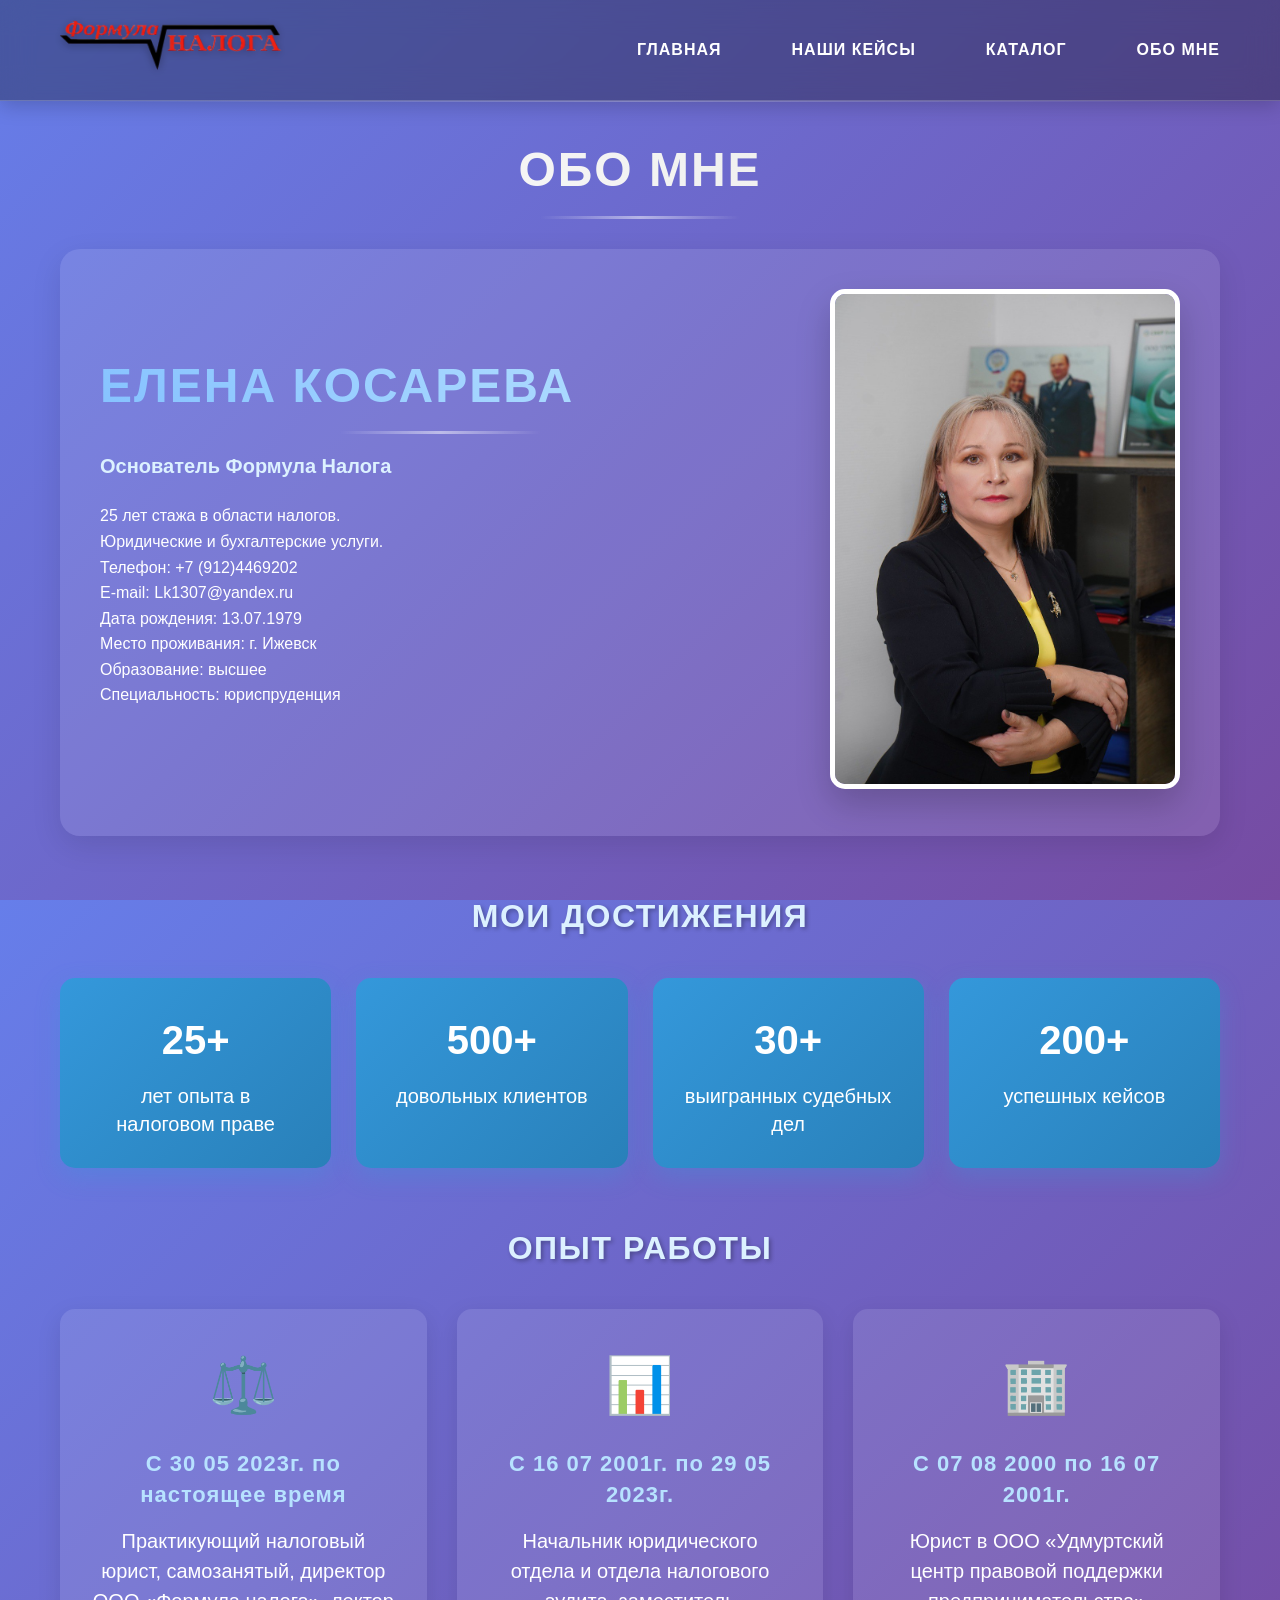
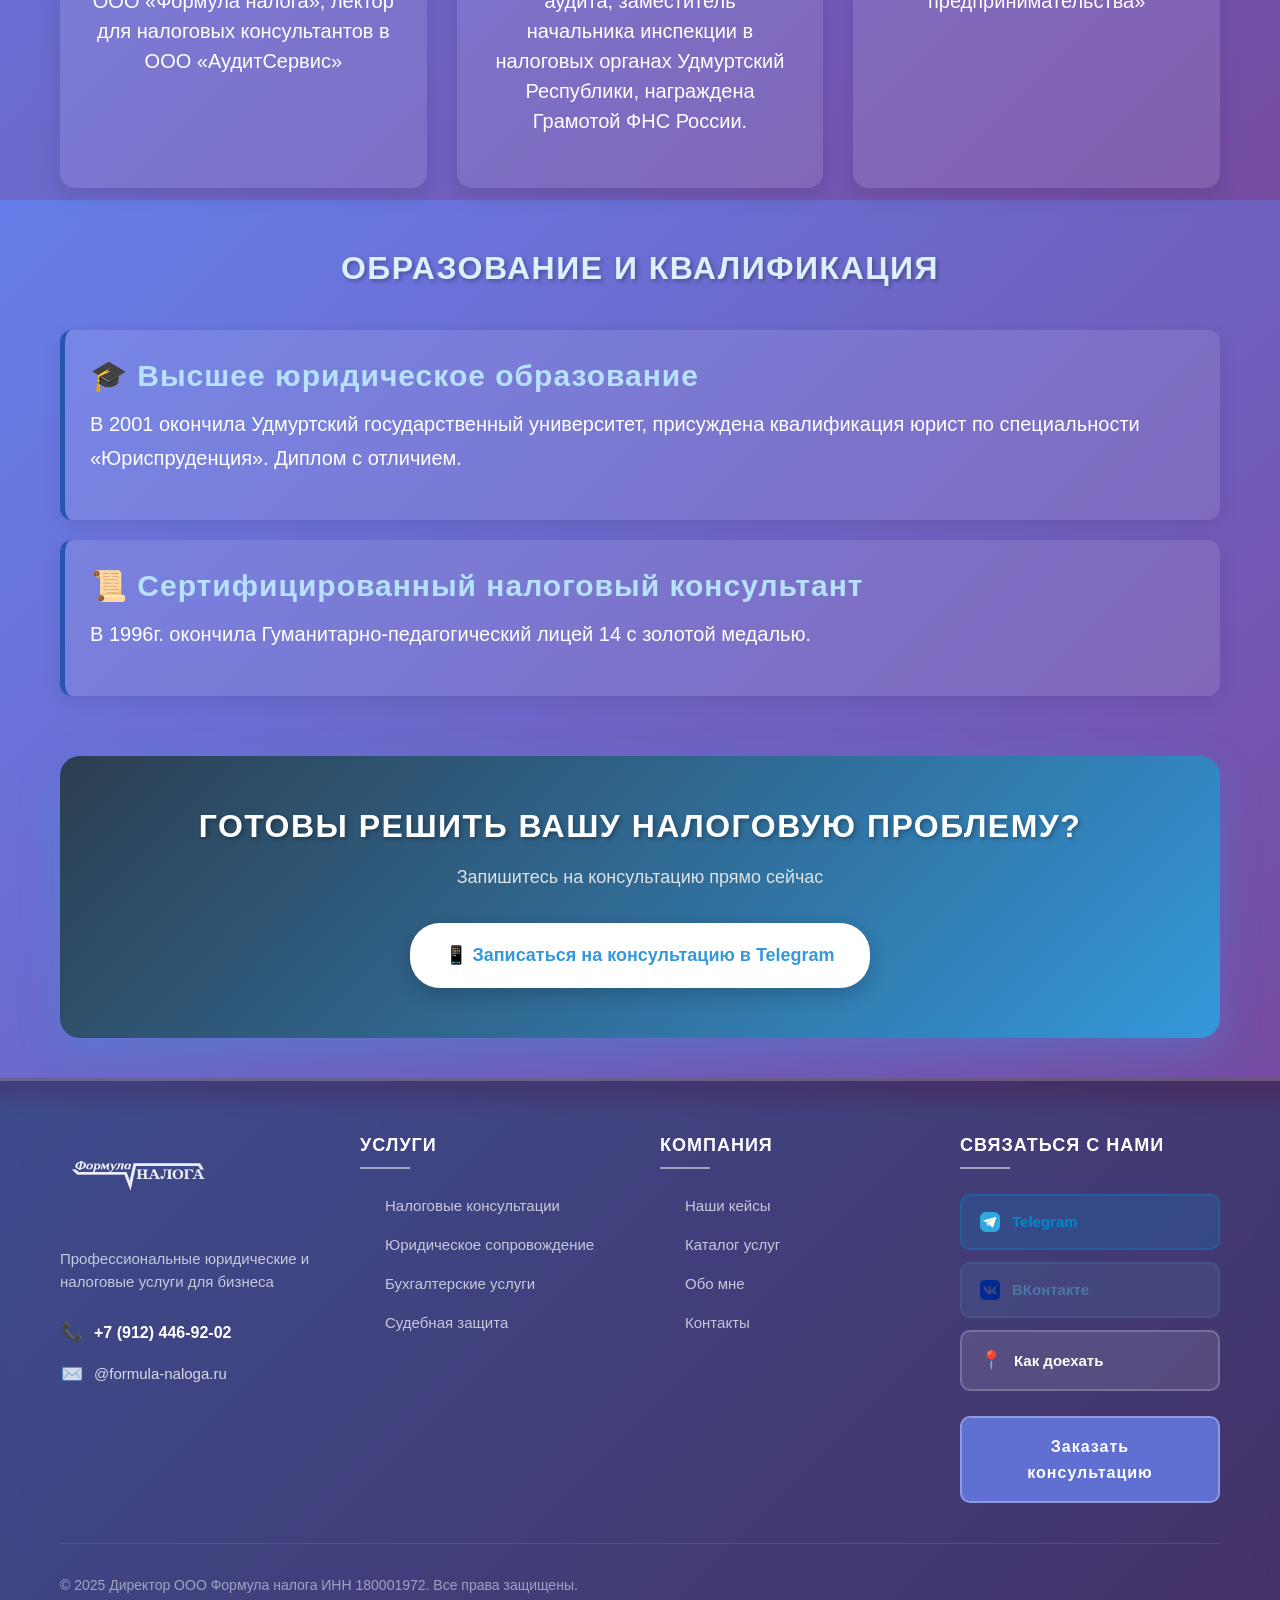
<file: about.html>
<!DOCTYPE html>
<html lang="ru">
<head>
    <meta charset="UTF-8">
    <meta name="viewport" content="width=device-width, initial-scale=1.0">
    <title>Формула налога - Обо мне</title>
    <meta name="description" content="Информация об основателе компании Формула налога">
    <link rel="stylesheet" href="global.css">
</head>
<body>
    <header>
        <nav>
            <div class="logo-container">
                <a href="index.html">
                    <img src="logo.png" alt="Формула налога" width="250" height="150" class="logo">
                </a>
            </div>
            
            <button class="burger-menu" aria-label="Меню">
                <span class="burger-line"></span>
                <span class="burger-line"></span>
                <span class="burger-line"></span>   
            </button>
            
            <div class="nav-links">
                <a href="index.html" class="TextNav">Главная</a>
                <a href="case.html" class="TextNav">Наши кейсы</a>
                <a href="catalog.html" class="TextNav">Каталог</a>
                <a href="about.html" class="TextNav">Обо мне</a>
            </div>
        </nav>
        
        <div class="mobile-menu">
            <div class="mobile-nav-links">
                <a href="index.html" class="TextNav">
                    <span class="nav-icon">🏠</span>
                    Главная
                </a>
                <a href="case.html" class="TextNav">
                    <span class="nav-icon">📁</span>
                    Наши кейсы
                </a>
                <a href="catalog.html" class="TextNav">
                    <span class="nav-icon">📋</span>
                    Каталог
                </a>
                <a href="about.html" class="TextNav">
                    <span class="nav-icon">👤</span>
                    Обо мне
                </a>
                
                <div class="mobile-contact-info">
                    <a href="tel:+79124469202" class="mobile-phone">
                        <span class="phone-icon">📞</span>
                        +7 (912) 446-92-02
                    </a>
                    <div class="mobile-social">
                        <a href="https://t.me/KosarevaKEA" class="mobile-social-btn">
                            <img src="tg.png" alt="Telegram" width="24" height="24">
                            <span>Telegram</span>
                        </a>
                        <a href="https://vk.com/elenaakosareva" class="mobile-social-btn">
                            <img src="vk.png" alt="ВКонтакте" width="24" height="24">
                            <span>ВКонтакте</span>
                        </a>
                    </div>
                </div>
            </div>
        </div>
        
        <div class="menu-overlay"></div>
    </header>

    <main class="about-main">
        <h1><b>Обо мне</b></h1>
        
        <div class="about-hero">
            <div class="about-hero-content">
                <h1>Елена Косарева</h1>
                <p class="about-hero-subtitle">Основатель Формула Налога</p>
                <p class="about-hero-description">
                    25 лет стажа в области налогов. <br>
                    Юридические и бухгалтерские услуги.<br>
                    Телефон: +7 (912)4469202<br>
                    E-mail: Lk1307@yandex.ru <br>
                    Дата рождения: 13.07.1979<br>
                    Место проживания: г. Ижевск<br>
                    Образование: высшее <br>
                    Специальность: юриспруденция
                </p>
            </div>
            <div class="about-hero-image">
                <img src="elena.jpg" alt="Елена Косарева" width="350" height="500" class="about-profile-photo">
            </div>
        </div>

        <div class="about-achievements-section">
            <h2>Мои достижения</h2>
            <div class="about-achievements-grid">
                <div class="about-achievement-card">
                    <div class="about-achievement-number">25+</div>
                    <div class="about-achievement-text">лет опыта в налоговом праве</div>
                </div>
                <div class="about-achievement-card">
                    <div class="about-achievement-number">500+</div>
                    <div class="about-achievement-text">довольных клиентов</div>
                </div>
                <div class="about-achievement-card">
                    <div class="about-achievement-number">30+</div>
                    <div class="about-achievement-text">выигранных судебных дел</div>
                </div>
                <div class="about-achievement-card">
                    <div class="about-achievement-number">200+</div>
                    <div class="about-achievement-text">успешных кейсов</div>
                </div>
            </div>
        </div>

        <div class="about-services-section">
            <h2>Опыт работы</h2>
            <div class="about-services-grid">
                <div class="about-service-card">
                    <div class="about-service-icon">⚖️</div>
                    <h3>С 30 05 2023г. по настоящее время</h3>
                    <p>Практикующий налоговый юрист, самозанятый, директор ООО «Формула налога», лектор для налоговых консультантов в ООО «АудитСервис»</p>
                </div>
                <div class="about-service-card">
                    <div class="about-service-icon">📊</div>
                    <h3>С 16 07 2001г. по 29 05 2023г.</h3>
                    <p>Начальник юридического отдела и отдела налогового аудита, заместитель начальника инспекции в налоговых органах Удмуртский Республики, награждена Грамотой ФНС России.</p>
                </div>
                <div class="about-service-card">
                    <div class="about-service-icon">🏢</div>
                    <h3>С 07 08 2000 по 16 07 2001г.</h3>
                    <p>Юрист в ООО «Удмуртский центр правовой поддержки предпринимательства»</p>
                </div>
            </div>
        </div>

        <div class="about-education-section">
            <h2>Образование и квалификация</h2>
            <div class="about-education-list">
                <div class="about-education-item">
                    <h3>🎓 Высшее юридическое образование</h3>
                    <p>В 2001 окончила Удмуртский государственный университет, присуждена квалификация юрист по специальности «Юриспруденция». Диплом с отличием.</p>
                </div>
                <div class="about-education-item">
                    <h3>📜 Сертифицированный налоговый консультант</h3>
                    <p>В 1996г. окончила Гуманитарно-педагогический лицей 14 с золотой медалью.</p>
                </div>
            </div>
        </div>

        <div class="about-cta-section">
            <div class="about-cta-content">
                <h2>Готовы решить вашу налоговую проблему?</h2>
                <p>Запишитесь на консультацию прямо сейчас</p>
                <a href="https://t.me/KosarevaKEA" class="about-cta-button" target="_blank" rel="noopener noreferrer">
                    📱 Записаться на консультацию в Telegram
                </a>
            </div>
        </div>
    </main>

    <footer class="footer">
        <div class="footer-container">
            <div class="footer-content">
                <div class="footer-section">
                    <div class="footer-logo">
                        <img src="logo.png" alt="Формула налога" width="150" height="90">
                    </div>
                    <p class="footer-tagline">
                        Профессиональные юридические и налоговые услуги для бизнеса
                    </p>
                    <div class="footer-contact">
                        <a href="tel:+79124469202" class="footer-phone">
                            <span class="footer-contact-icon">📞</span>
                            +7 (912) 446-92-02
                        </a>
                        <p class="footer-email">
                            <span class="footer-contact-icon">✉️</span>
                            @formula-naloga.ru
                        </p>
                    </div>
                </div>
                
                <div class="footer-section">
                    <h4>Услуги</h4>
                    <ul class="footer-links">
                        <li><a href="catalog.html">Налоговые консультации</a></li>
                        <li><a href="catalog.html">Юридическое сопровождение</a></li>
                        <li><a href="catalog.html">Бухгалтерские услуги</a></li>
                        <li><a href="catalog.html">Судебная защита</a></li>
                    </ul>
                </div>
                
                <div class="footer-section">
                    <h4>Компания</h4>
                    <ul class="footer-links">
                        <li><a href="case.html">Наши кейсы</a></li>
                        <li><a href="catalog.html">Каталог услуг</a></li>
                        <li><a href="about.html">Обо мне</a></li>
                        <li><a href="https://yandex.ru/maps/44/izhevsk/?ll=53.223893%2C56.835490&mode=routes&rtext=~56.835490%2C53.223893&rtt=auto&ruri=~&z=17">Контакты</a></li>
                    </ul>
                </div>
                
                <div class="footer-section">
                    <h4>Связаться с нами</h4>
                    <div class="footer-social">
                        <a href="https://t.me/kosarevaelenaa" class="footer-social-btn telegram" target="_blank" rel="noopener noreferrer">
                            <img src="tg.png" alt="Telegram" width="20" height="20">
                            <span>Telegram</span>
                        </a>
                        <a href="https://vk.com/elenaakosareva" class="footer-social-btn vk" target="_blank" rel="noopener noreferrer">
                            <img src="vk.png" alt="ВКонтакте" width="20" height="20">
                            <span>ВКонтакте</span>
                        </a>
                        <a href="https://yandex.ru/maps/44/izhevsk/?ll=53.223893%2C56.835490&mode=routes&rtext=~56.835490%2C53.223893&rtt=auto&ruri=~&z=17" 
                           class="footer-social-btn location" target="_blank" rel="noopener noreferrer">
                            <span class="footer-location-icon">📍</span>
                            <span>Как доехать</span>
                        </a>
                    </div>
                    <div class="footer-cta">
                        <a href="https://t.me/KosarevaKEA" class="footer-order-btn" target="_blank" rel="noopener noreferrer">
                            Заказать консультацию
                        </a>
                    </div>
                </div>
            </div>
            
            <div class="footer-bottom">
                <div class="footer-copyright">
                    <p>© 2025 Директор ООО Формула налога ИНН 180001972. Все права защищены.</p>
                </div>
            </div>
        </div>
    </footer>

    <script src="index.js"></script>
</body>

</html>
</file>
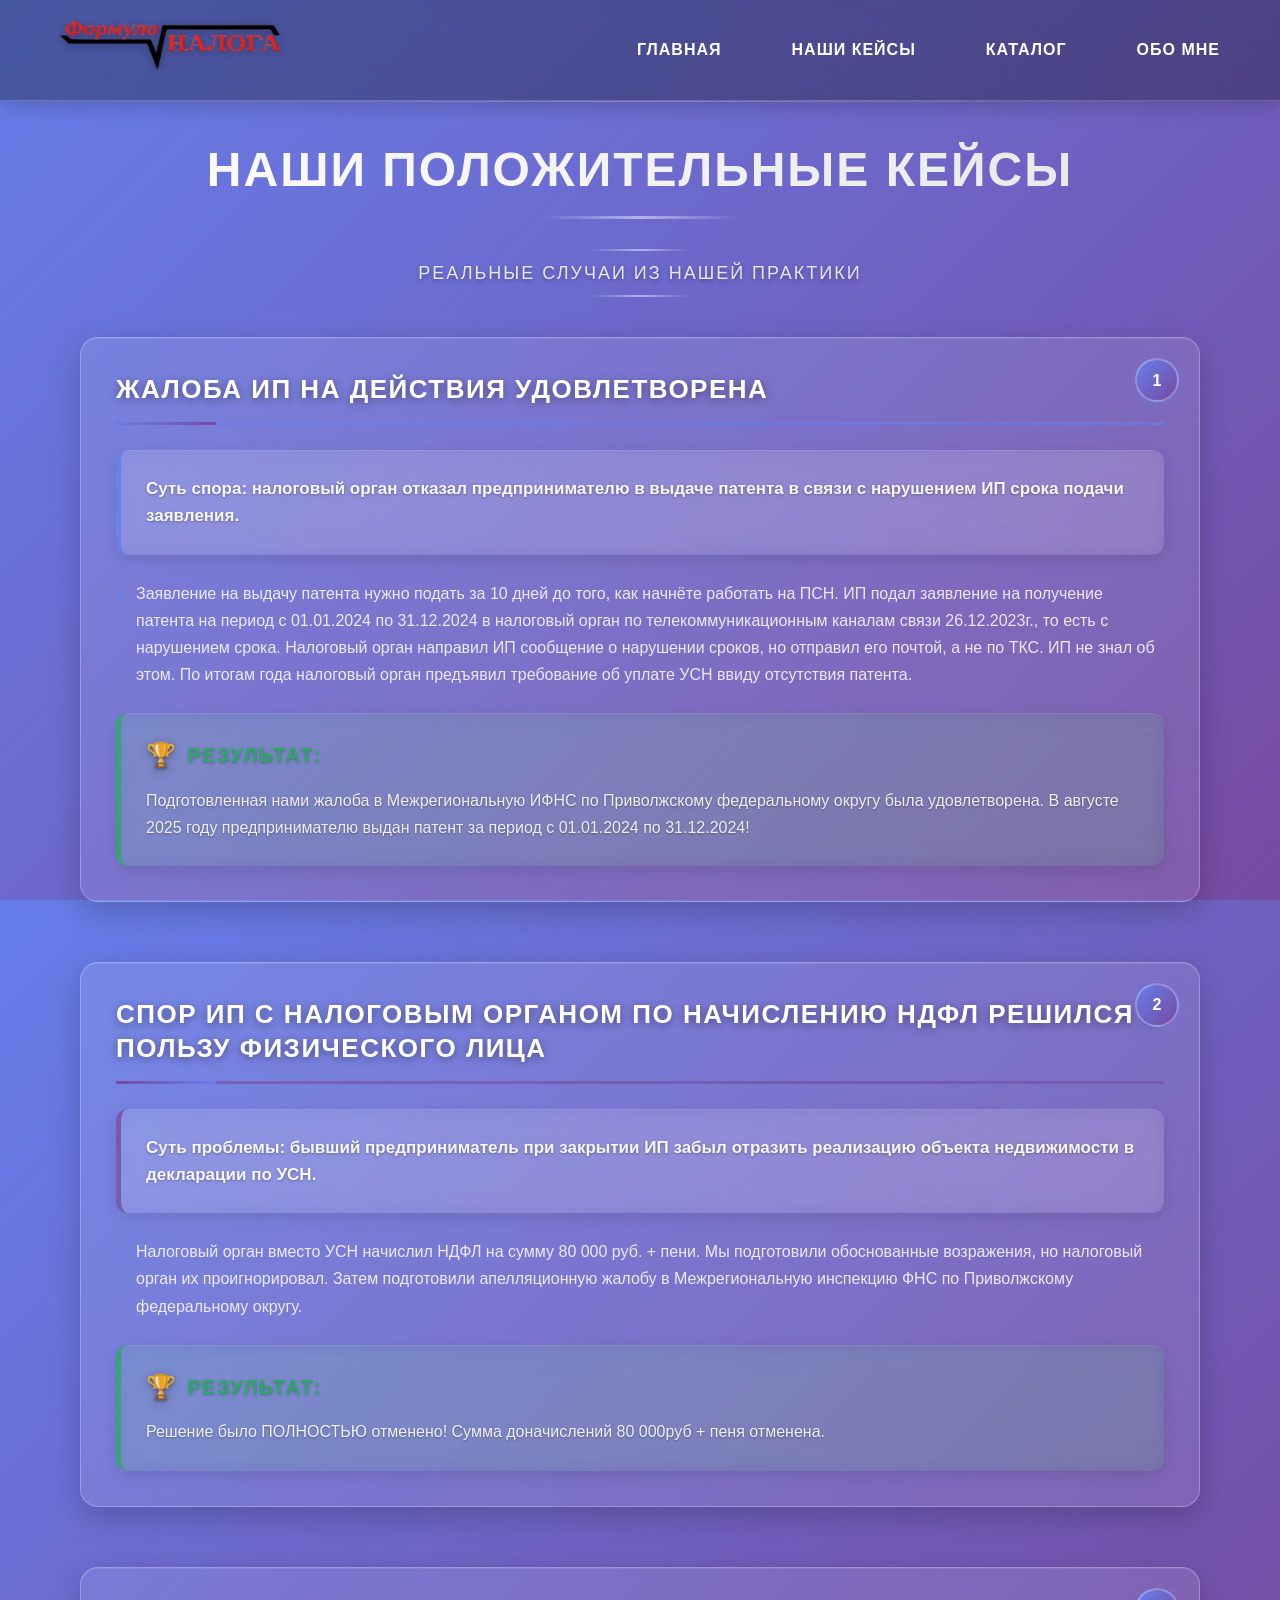
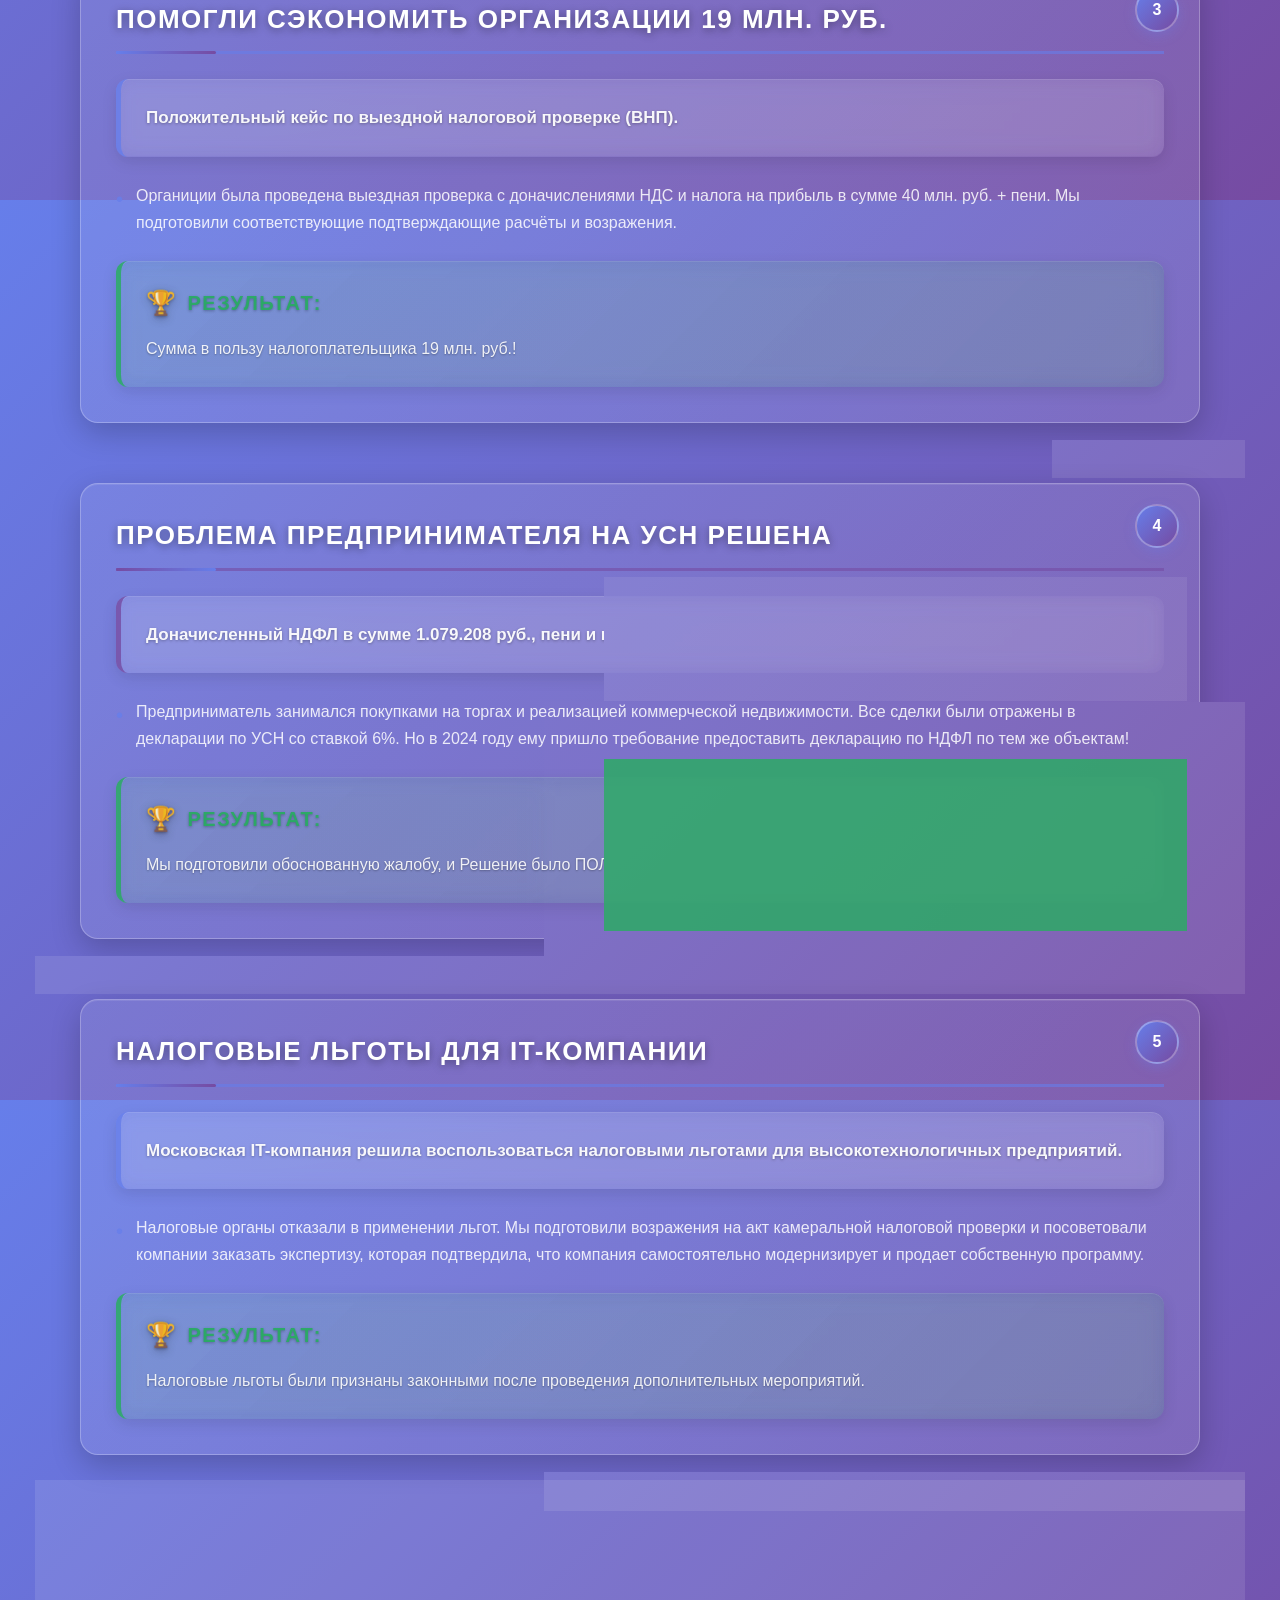
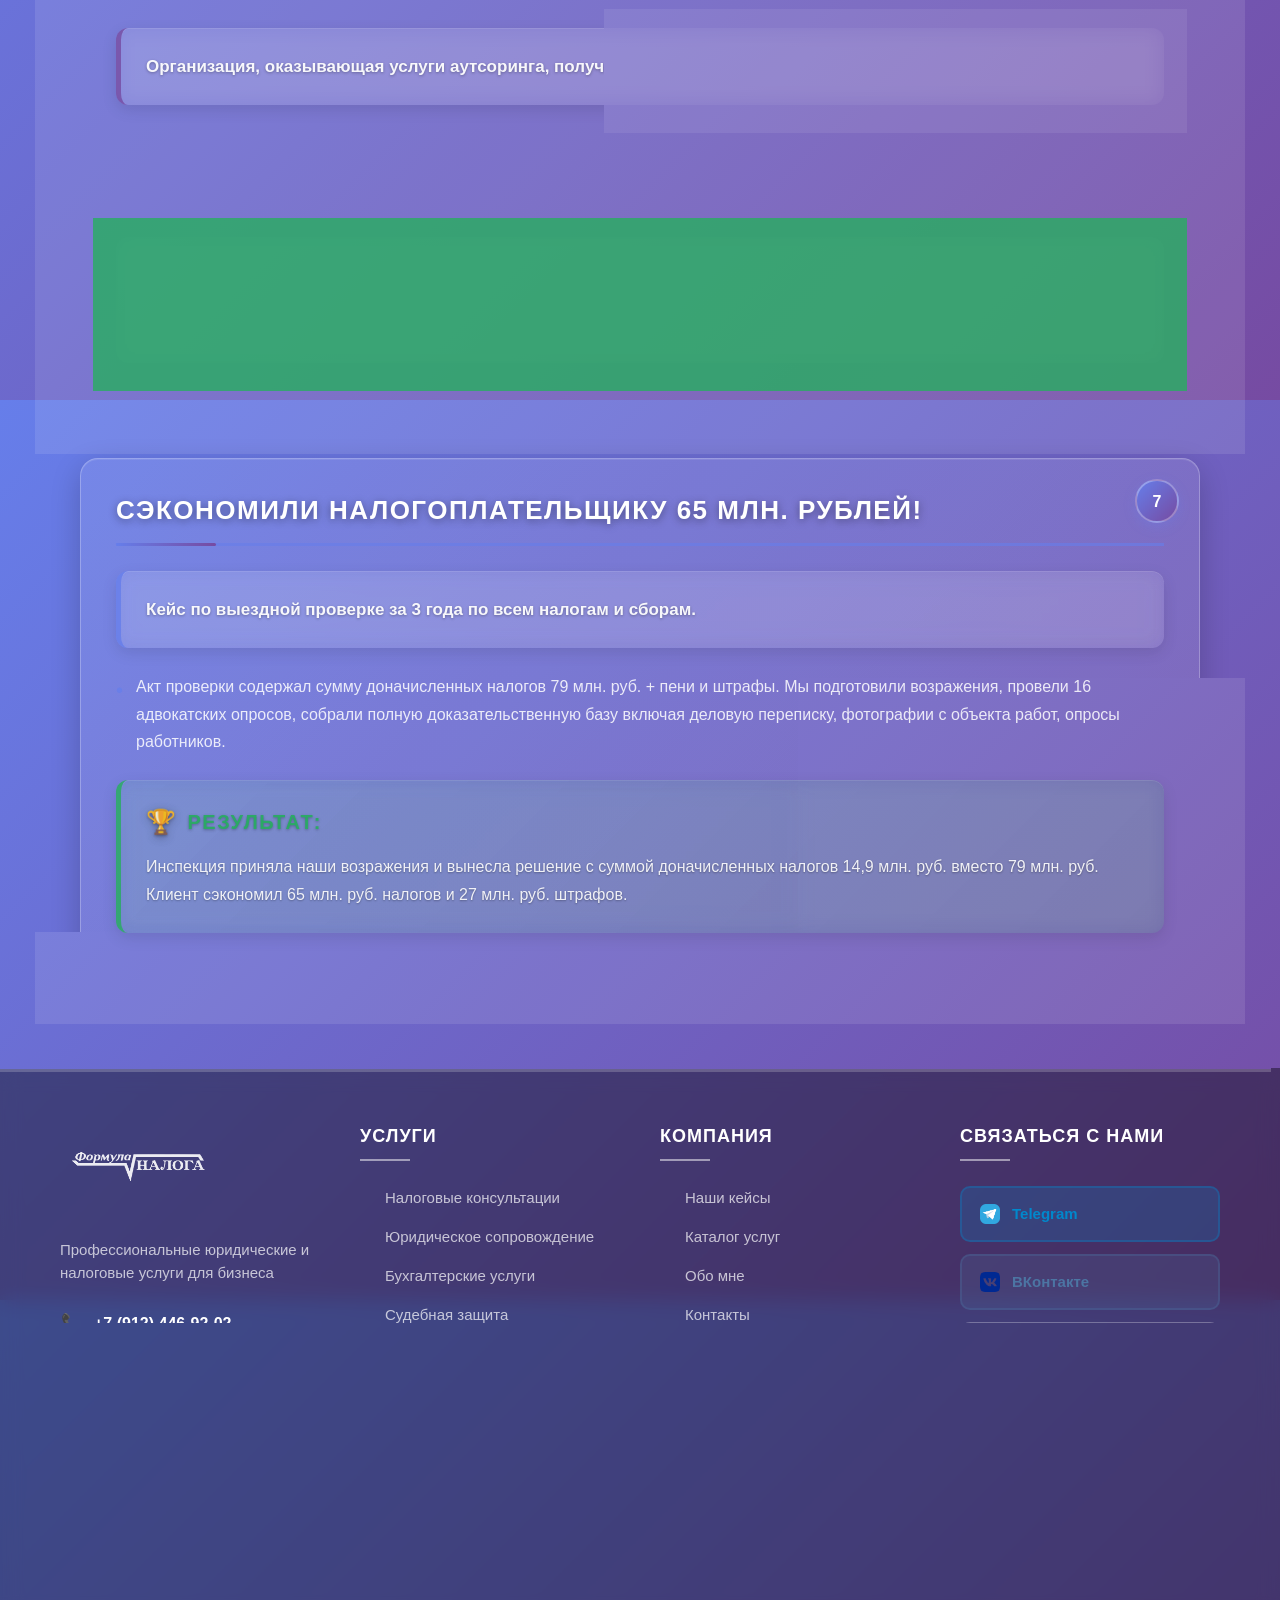
<file: case.html>
<!DOCTYPE html>
<html lang="ru">
<head>
    <meta charset="UTF-8">
    <meta name="viewport" content="width=device-width, initial-scale=1.0">
    <title>Формула налога - Наши кейсы</title>
    <meta name="description" content="Реальные случаи из нашей практики">
    <link rel="stylesheet" href="global.css">
</head>
<body>
    <header>
        <nav>
            <div class="logo-container">
                <a href="index.html">
                    <img src="logo.png" alt="Формула налога" width="250" height="150" class="logo">
                </a>
            </div>
            
            <button class="burger-menu" aria-label="Меню">
                <span class="burger-line"></span>
                <span class="burger-line"></span>
                <span class="burger-line"></span>
            </button>
            
            <div class="nav-links">
                <a href="index.html" class="TextNav">Главная</a>
                <a href="case.html" class="TextNav">Наши кейсы</a>
                <a href="catalog.html" class="TextNav">Каталог</a>
                <a href="about.html" class="TextNav">Обо мне</a>
            </div>
        </nav>
        
        <div class="mobile-menu">
            <div class="mobile-nav-links">
                <a href="index.html" class="TextNav">
                    <span class="nav-icon">🏠</span>
                    Главная
                </a>
                <a href="case.html" class="TextNav">
                    <span class="nav-icon">📁</span>
                    Наши кейсы
                </a>
                <a href="catalog.html" class="TextNav">
                    <span class="nav-icon">📋</span>
                    Каталог
                </a>
                <a href="about.html" class="TextNav">
                    <span class="nav-icon">👤</span>
                    Обо мне
                </a>
                
                <div class="mobile-contact-info">
                    <a href="tel:+79124469202" class="mobile-phone">
                        <span class="phone-icon">📞</span>
                        +7 (912) 446-92-02
                    </a>
                    <div class="mobile-social">
                        <a href="https://t.me/KosarevaKEA" class="mobile-social-btn">
                            <img src="tg.png" alt="Telegram" width="24" height="24">
                            <span>Telegram</span>
                        </a>
                        <a href="https://vk.com/elenaakosareva" class="mobile-social-btn">
                            <img src="vk.png" alt="ВКонтакте" width="24" height="24">
                            <span>ВКонтакте</span>
                        </a>
                    </div>
                </div>
            </div>
        </div>
        
        <div class="menu-overlay"></div>
    </header>

    <main>
        <h1><b>Наши положительные кейсы</b></h1>
        <div class="home-naz">
            Реальные случаи из нашей практики
        </div>
        
        <div class="cases-container">
            <div class="case-item left">
                <div class="case-content" data-case-number="1">
                    <h2>Жалоба ИП на действия удовлетворена</h2>
                    <div class="case-description">
                        <p><strong>Суть спора: налоговый орган отказал предпринимателю в выдаче патента в связи с нарушением ИП срока подачи заявления.</strong></p>
                    </div>
                    <div class="case-details">
                        <p>Заявление на выдачу патента нужно подать за 10 дней до того, как начнёте работать на ПСН. ИП подал заявление на получение патента на период с 01.01.2024 по 31.12.2024 в налоговый орган по телекоммуникационным каналам связи 26.12.2023г., то есть с нарушением срока. Налоговый орган направил ИП сообщение о нарушении сроков, но отправил его почтой, а не по ТКС. ИП не знал об этом. По итогам года налоговый орган предъявил требование об уплате УСН ввиду отсутствия патента.</p>
                    </div>
                    <div class="case-result">
                        <h3>Результат:</h3>
                        <p>Подготовленная нами жалоба в Межрегиональную ИФНС по Приволжскому федеральному округу была удовлетворена. В августе 2025 году предпринимателю выдан патент за период с 01.01.2024 по 31.12.2024!</p>
                    </div>
                </div>
            </div>

            <div class="case-item right">
                <div class="case-content" data-case-number="2">
                    <h2>Спор ИП с налоговым органом по начислению НДФЛ решился в пользу физического лица</h2>
                    <div class="case-description">
                        <p><strong>Суть проблемы: бывший предприниматель при закрытии ИП забыл отразить реализацию объекта недвижимости в декларации по УСН.</strong></p>
                    </div>
                    <div class="case-details">
                        <p>Налоговый орган вместо УСН начислил НДФЛ на сумму 80 000 руб. + пени. Мы подготовили обоснованные возражения, но налоговый орган их проигнорировал. Затем подготовили апелляционную жалобу в Межрегиональную инспекцию ФНС по Приволжскому федеральному округу.</p>
                    </div>
                    <div class="case-result">
                        <h3>Результат:</h3>
                        <p>Решение было ПОЛНОСТЬЮ отменено! Сумма доначислений 80 000руб + пеня отменена.</p>
                    </div>
                </div>
            </div>

            <div class="case-item left">
                <div class="case-content" data-case-number="3">
                    <h2>Помогли сэкономить организации 19 млн. руб.</h2>
                    <div class="case-description">
                        <p><strong>Положительный кейс по выездной налоговой проверке (ВНП).</strong></p>
                    </div>
                    <div class="case-details">
                        <p>Органиции была проведена выездная проверка с доначислениями НДС и налога на прибыль в сумме 40 млн. руб. + пени. Мы подготовили соответствующие подтверждающие расчёты и возражения.</p>
                    </div>
                    <div class="case-result">
                        <h3>Результат:</h3>
                        <p>Сумма в пользу налогоплательщика 19 млн. руб.!</p>
                    </div>
                </div>
            </div>

            <div class="case-item right">
                <div class="case-content" data-case-number="4">
                    <h2>Проблема предпринимателя на УСН решена</h2>
                    <div class="case-description">
                        <p><strong>Доначисленный НДФЛ в сумме 1.079.208 руб., пени и штраф отменены.</strong></p>
                    </div>
                    <div class="case-details">
                        <p>Предприниматель занимался покупками на торгах и реализацией коммерческой недвижимости. Все сделки были отражены в декларации по УСН со ставкой 6%. Но в 2024 году ему пришло требование предоставить декларацию по НДФЛ по тем же объектам!</p>
                    </div>
                    <div class="case-result">
                        <h3>Результат:</h3>
                        <p>Мы подготовили обоснованную жалобу, и Решение было ПОЛНОСТЬЮ отменено!</p>
                    </div>
                </div>
            </div>

            <div class="case-item left">
                <div class="case-content" data-case-number="5">
                    <h2>Налоговые льготы для IT-компании</h2>
                    <div class="case-description">
                        <p><strong>Московская IT-компания решила воспользоваться налоговыми льготами для высокотехнологичных предприятий.</strong></p>
                    </div>
                    <div class="case-details">
                        <p>Налоговые органы отказали в применении льгот. Мы подготовили возражения на акт камеральной налоговой проверки и посоветовали компании заказать экспертизу, которая подтвердила, что компания самостоятельно модернизирует и продает собственную программу.</p>
                    </div>
                    <div class="case-result">
                        <h3>Результат:</h3>
                        <p>Налоговые льготы были признаны законными после проведения дополнительных мероприятий.</p>
                    </div>
                </div>
            </div>

            <div class="case-item right">
                <div class="case-content" data-case-number="6">
                    <h2>Уменьшили доначисление НДС по камеральной проверке</h2>
                    <div class="case-description">
                        <p><strong>Организация, оказывающая услуги аутсоринга, получила доначисление 2,5 млн. руб.</strong></p>
                    </div>
                    <div class="case-details">
                        <p>Налоговая заблокировала счета организации. Мы обозначили ряд нарушений налоговой: не проводились контрольные мероприятия, приостановка счетов как обеспечительная мера при наличии другого имущества недопустима. Подготовили апелляционную жалобу с собранной доказательственной базой.</p>
                    </div>
                    <div class="case-result">
                        <h3>Результат:</h3>
                        <p>По 2 из трех контрагентов жалоба была удовлетворена и налоговая вернула уплаченные организацией денежные средства.</p>
                    </div>
                </div>
            </div>

            <div class="case-item left">
                <div class="case-content" data-case-number="7">
                    <h2>Сэкономили налогоплательщику 65 млн. рублей!</h2>
                    <div class="case-description">
                        <p><strong>Кейс по выездной проверке за 3 года по всем налогам и сборам.</strong></p>
                    </div>
                    <div class="case-details">
                        <p>Акт проверки содержал сумму доначисленных налогов 79 млн. руб. + пени и штрафы. Мы подготовили возражения, провели 16 адвокатских опросов, собрали полную доказательственную базу включая деловую переписку, фотографии с объекта работ, опросы работников.</p>
                    </div>
                    <div class="case-result">
                        <h3>Результат:</h3>
                        <p>Инспекция приняла наши возражения и вынесла решение с суммой доначисленных налогов 14,9 млн. руб. вместо 79 млн. руб. Клиент сэкономил 65 млн. руб. налогов и 27 млн. руб. штрафов.</p>
                    </div>
                </div>
            </div>
        </div>
    </main>

    <footer class="footer">
        <div class="footer-container">
            <div class="footer-content">
                <div class="footer-section">
                    <div class="footer-logo">
                        <img src="logo.png" alt="Формула налога" width="150" height="90">
                    </div>
                    <p class="footer-tagline">
                        Профессиональные юридические и налоговые услуги для бизнеса
                    </p>
                    <div class="footer-contact">
                        <a href="tel:+79124469202" class="footer-phone">
                            <span class="footer-contact-icon">📞</span>
                            +7 (912) 446-92-02
                        </a>
                        <p class="footer-email">
                            <span class="footer-contact-icon">✉️</span>
                            @formula-naloga.ru
                        </p>
                    </div>
                </div>
                
                <div class="footer-section">
                    <h4>Услуги</h4>
                    <ul class="footer-links">
                        <li><a href="catalog.html">Налоговые консультации</a></li>
                        <li><a href="catalog.html">Юридическое сопровождение</a></li>
                        <li><a href="catalog.html">Бухгалтерские услуги</a></li>
                        <li><a href="catalog.html">Судебная защита</a></li>
                    </ul>
                </div>
                
                <div class="footer-section">
                    <h4>Компания</h4>
                    <ul class="footer-links">
                        <li><a href="case.html">Наши кейсы</a></li>
                        <li><a href="catalog.html">Каталог услуг</a></li>
                        <li><a href="about.html">Обо мне</a></li>
                        <li><a href="https://yandex.ru/maps/44/izhevsk/?ll=53.223893%2C56.835490&mode=routes&rtext=~56.835490%2C53.223893&rtt=auto&ruri=~&z=17">Контакты</a></li>
                    </ul>
                </div>
                
                <div class="footer-section">
                    <h4>Связаться с нами</h4>
                    <div class="footer-social">
                        <a href="https://t.me/kosarevaelenaa" class="footer-social-btn telegram" target="_blank" rel="noopener noreferrer">
                            <img src="tg.png" alt="Telegram" width="20" height="20">
                            <span>Telegram</span>
                        </a>
                        <a href="https://vk.com/elenaakosareva" class="footer-social-btn vk" target="_blank" rel="noopener noreferrer">
                            <img src="vk.png" alt="ВКонтакте" width="20" height="20">
                            <span>ВКонтакте</span>
                        </a>
                        <a href="https://yandex.ru/maps/44/izhevsk/?ll=53.223893%2C56.835490&mode=routes&rtext=~56.835490%2C53.223893&rtt=auto&ruri=~&z=17" 
                           class="footer-social-btn location" target="_blank" rel="noopener noreferrer">
                            <span class="footer-location-icon">📍</span>
                            <span>Как доехать</span>
                        </a>
                    </div>
                    <div class="footer-cta">
                        <a href="https://t.me/KosarevaKEA" class="footer-order-btn" target="_blank" rel="noopener noreferrer">
                            Заказать консультацию
                        </a>
                    </div>
                </div>
            </div>
            
            <div class="footer-bottom">
                <div class="footer-copyright">
                    <p>© 2025 Директор ООО Формула налога ИНН 180001972. Все права защищены.</p>
                </div>
            </div>
        </div>
    </footer>

    <script src="index.js"></script>
</body>

</html>
</file>
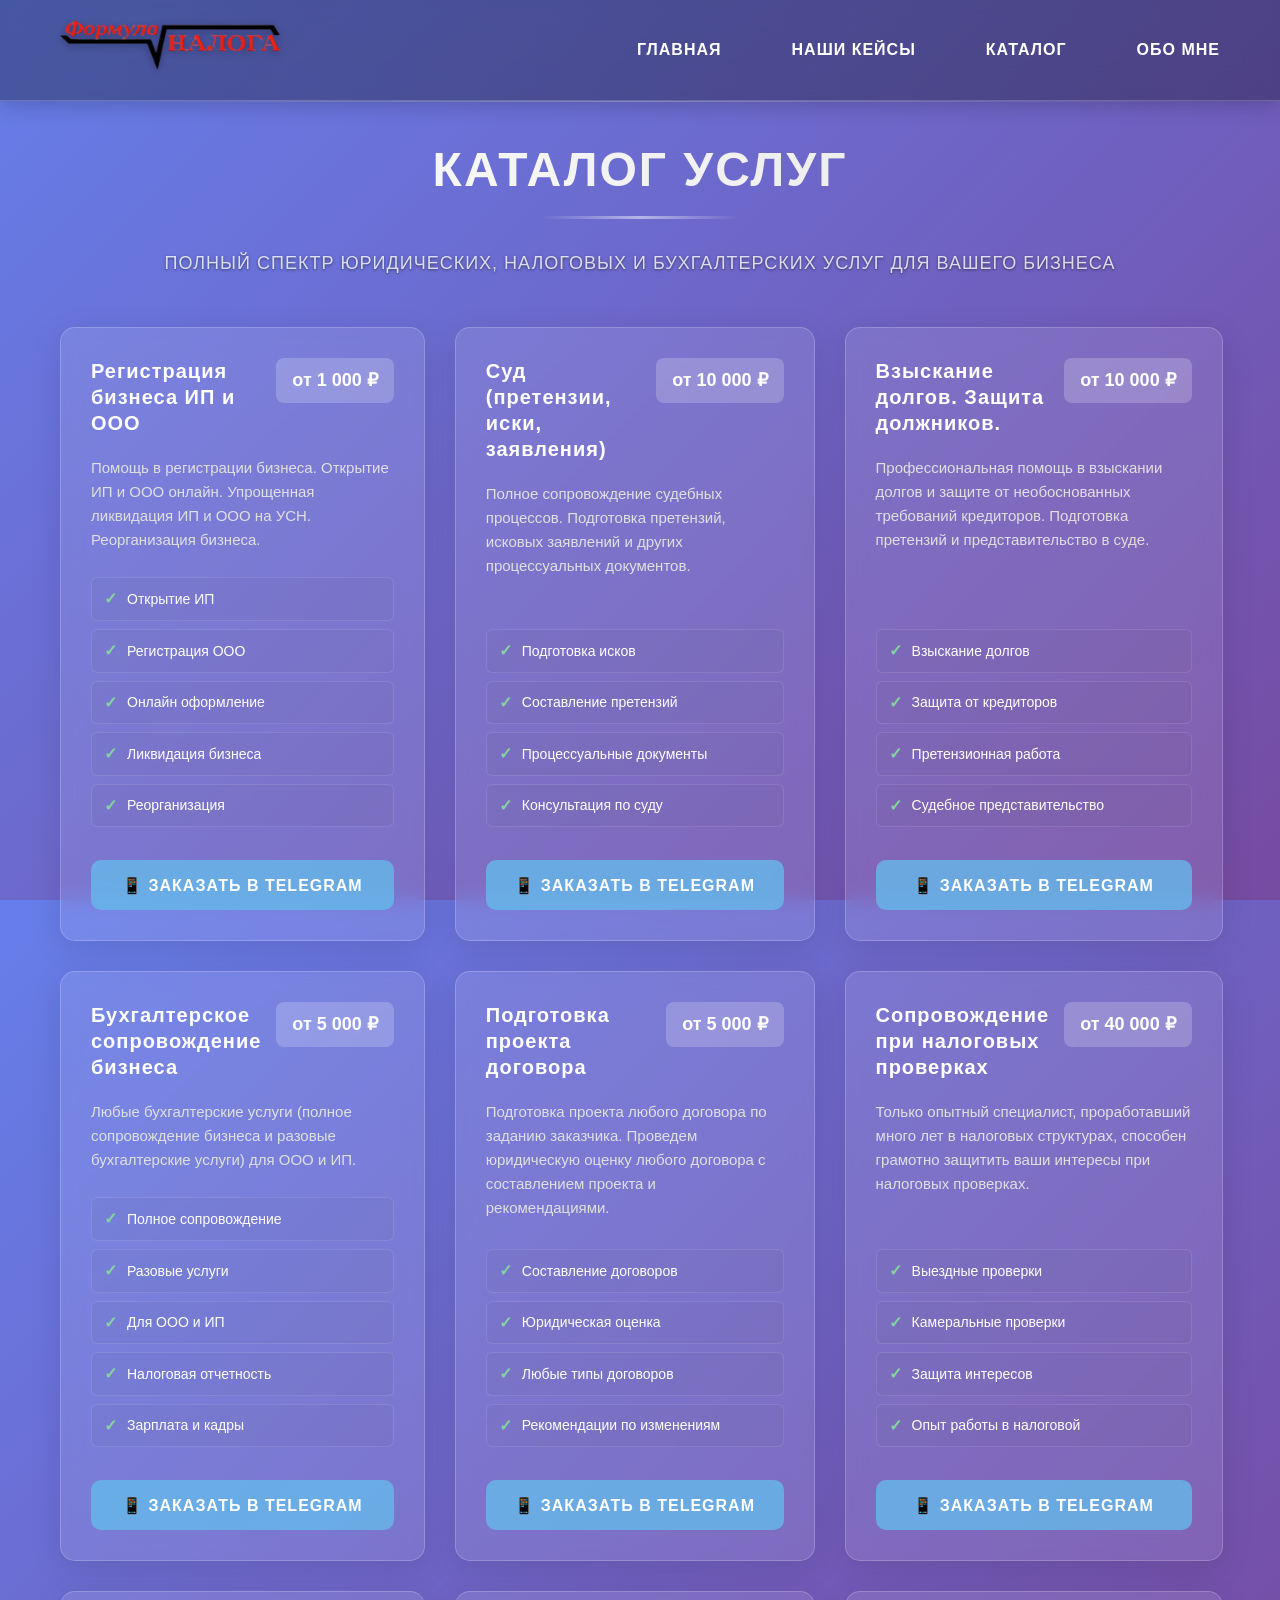
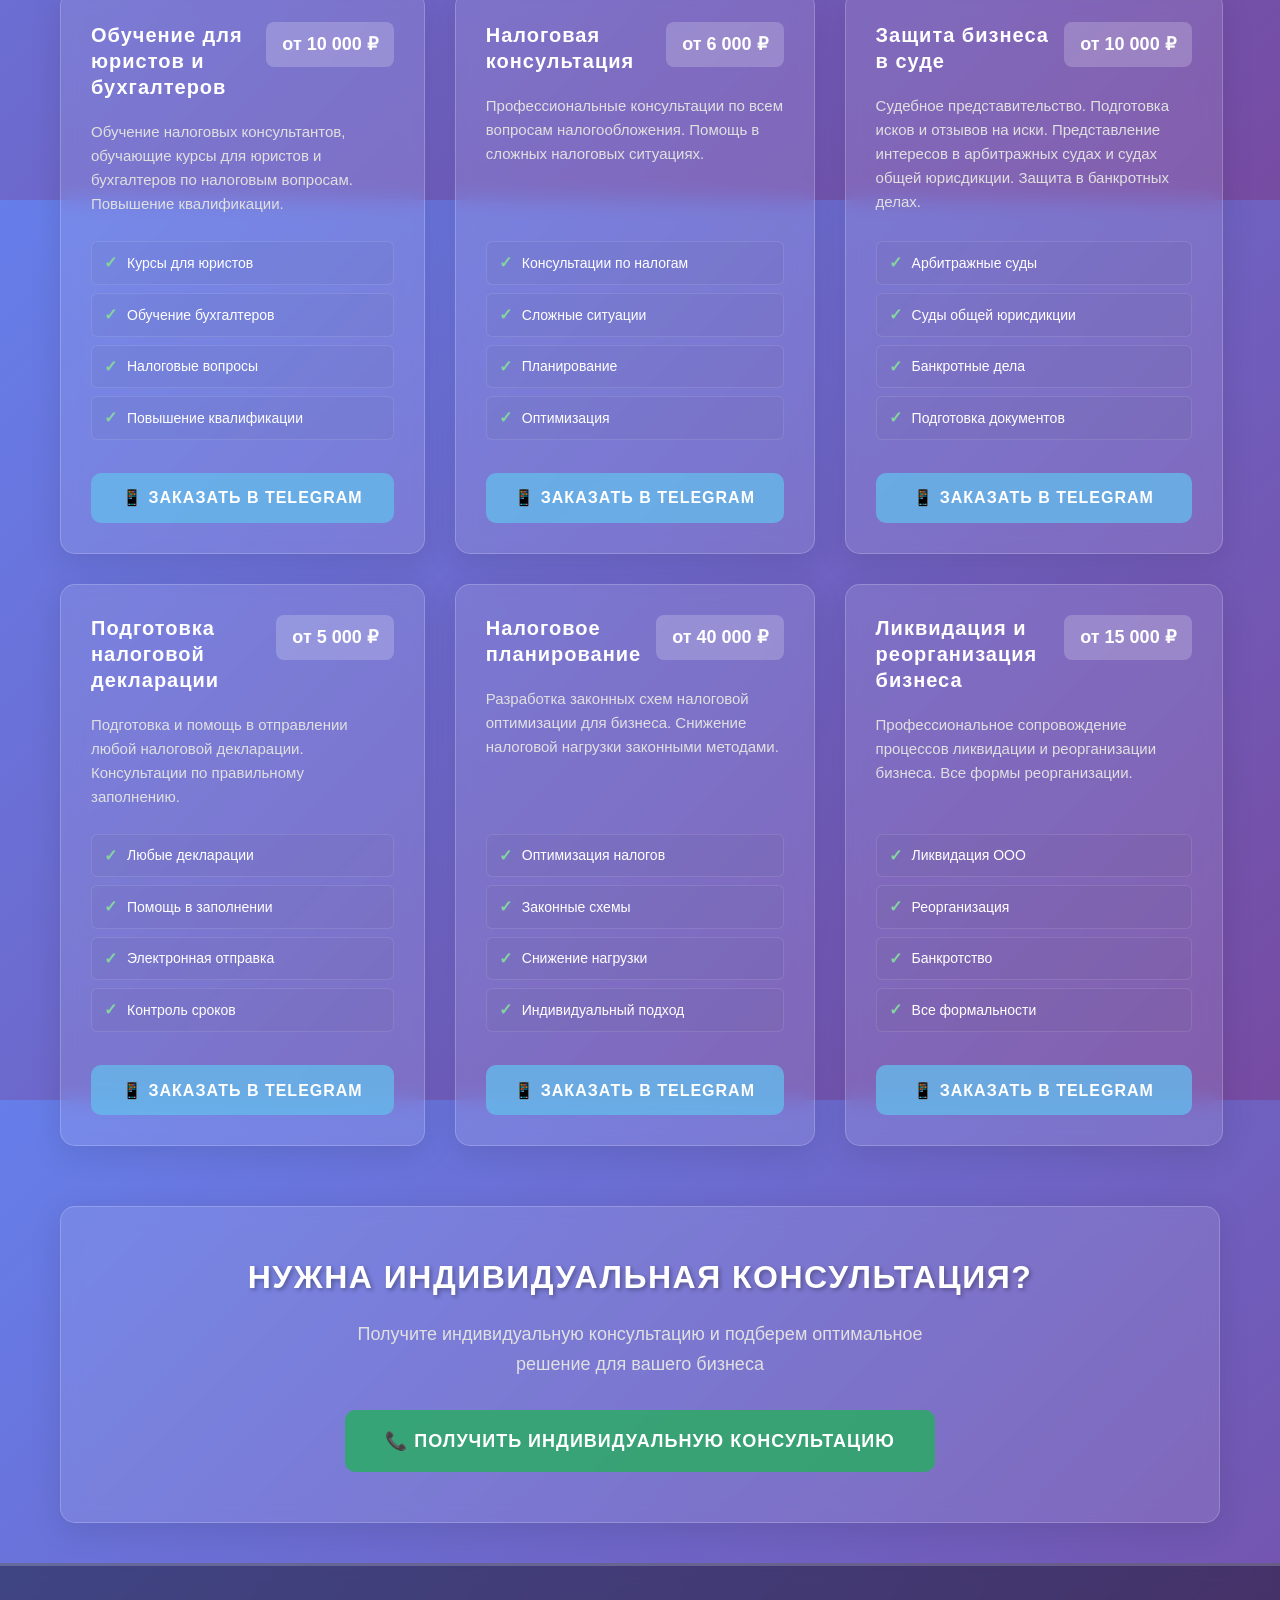
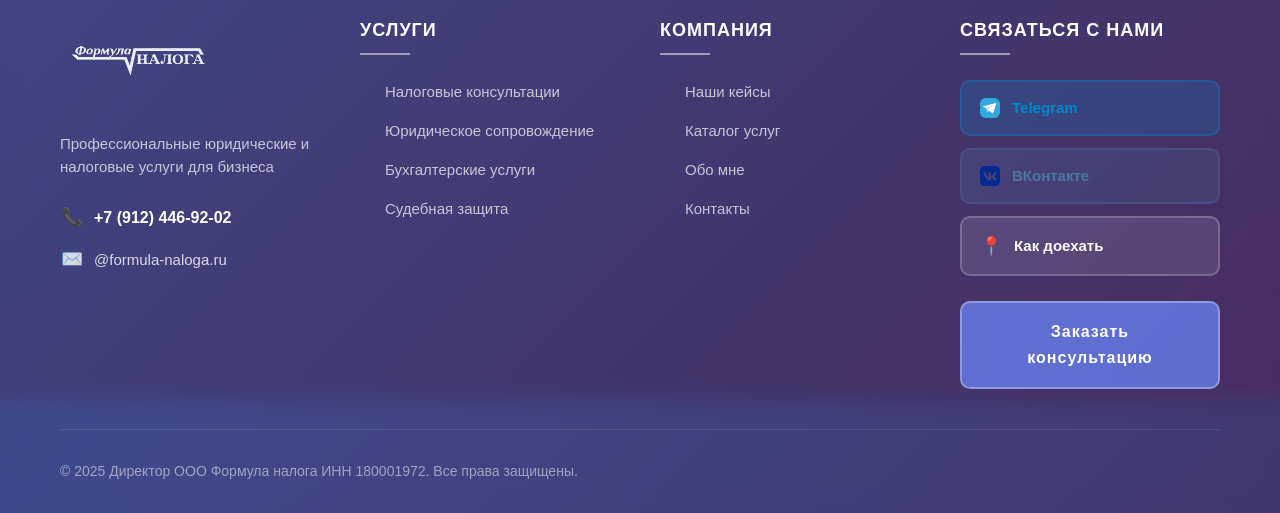
<file: catalog.html>
<!DOCTYPE html>
<html lang="ru">
<head>
    <meta charset="UTF-8">
    <meta name="viewport" content="width=device-width, initial-scale=1.0">
    <title>Формула налога - Каталог услуг</title>
    <meta name="description" content="Полный спектр юридических, налоговых и бухгалтерских услуг для вашего бизнеса">
    <link rel="stylesheet" href="global.css">
</head>
<body>
    <header>
        <nav>
            <div class="logo-container">
                <a href="index.html">
                    <img src="logo.png" alt="Формула налога" width="250" height="150" class="logo">
                </a>
            </div>
            
            <button class="burger-menu" aria-label="Меню">
                <span class="burger-line"></span>
                <span class="burger-line"></span>
                <span class="burger-line"></span>
            </button>
            
            <div class="nav-links">
                <a href="index.html" class="TextNav">Главная</a>
                <a href="case.html" class="TextNav">Наши кейсы</a>
                <a href="catalog.html" class="TextNav">Каталог</a>
                <a href="about.html" class="TextNav">Обо мне</a>
            </div>
        </nav>
        
        <div class="mobile-menu">
            <div class="mobile-nav-links">
                <a href="index.html" class="TextNav">
                    <span class="nav-icon">🏠</span>
                    Главная
                </a>
                <a href="case.html" class="TextNav">
                    <span class="nav-icon">📁</span>
                    Наши кейсы
                </a>
                <a href="catalog.html" class="TextNav">
                    <span class="nav-icon">📋</span>
                    Каталог
                </a>
                <a href="about.html" class="TextNav">
                    <span class="nav-icon">👤</span>
                    Обо мне
                </a>
                
                <div class="mobile-contact-info">
                    <a href="tel:+79124469202" class="mobile-phone">
                        <span class="phone-icon">📞</span>
                        +7 (912) 446-92-02
                    </a>
                    <div class="mobile-social">
                        <a href="https://t.me/KosarevaKEA" class="mobile-social-btn">
                            <img src="tg.png" alt="Telegram" width="24" height="24">
                            <span>Telegram</span>
                        </a>
                        <a href="https://vk.com/elenaakosareva" class="mobile-social-btn">
                            <img src="vk.png" alt="ВКонтакте" width="24" height="24">
                            <span>ВКонтакте</span>
                        </a>
                    </div>
                </div>
            </div>
        </div>
        
        <div class="menu-overlay"></div>
    </header>

    <main class="catalog-main">
        <h1><b>Каталог услуг</b></h1>
        <div class="catalog-naz">
            Полный спектр юридических, налоговых и бухгалтерских услуг для вашего бизнеса
        </div>

        <div class="catalog-services-grid">
            <div class="catalog-service-card">
                <div class="catalog-service-header">
                    <h3 class="catalog-service-name">Регистрация бизнеса ИП и ООО</h3>
                    <div class="catalog-service-price">от 1 000 ₽</div>
                </div>
                <p class="catalog-service-description">Помощь в регистрации бизнеса. Открытие ИП и ООО онлайн. Упрощенная ликвидация ИП и ООО на УСН. Реорганизация бизнеса.</p>
                <div class="catalog-service-features">
                    <div class="catalog-feature-item"><span class="catalog-feature-icon">✓</span>Открытие ИП</div>
                    <div class="catalog-feature-item"><span class="catalog-feature-icon">✓</span>Регистрация ООО</div>
                    <div class="catalog-feature-item"><span class="catalog-feature-icon">✓</span>Онлайн оформление</div>
                    <div class="catalog-feature-item"><span class="catalog-feature-icon">✓</span>Ликвидация бизнеса</div>
                    <div class="catalog-feature-item"><span class="catalog-feature-icon">✓</span>Реорганизация</div>
                </div>
                <button class="catalog-buy-btn">📱 Заказать в Telegram</button>
            </div>

            <div class="catalog-service-card">
                <div class="catalog-service-header">
                    <h3 class="catalog-service-name">Суд (претензии, иски, заявления)</h3>
                    <div class="catalog-service-price">от 10 000 ₽</div>
                </div>
                <p class="catalog-service-description">Полное сопровождение судебных процессов. Подготовка претензий, исковых заявлений и других процессуальных документов.</p>
                <div class="catalog-service-features">
                    <div class="catalog-feature-item"><span class="catalog-feature-icon">✓</span>Подготовка исков</div>
                    <div class="catalog-feature-item"><span class="catalog-feature-icon">✓</span>Составление претензий</div>
                    <div class="catalog-feature-item"><span class="catalog-feature-icon">✓</span>Процессуальные документы</div>
                    <div class="catalog-feature-item"><span class="catalog-feature-icon">✓</span>Консультация по суду</div>
                </div>
                <button class="catalog-buy-btn">📱 Заказать в Telegram</button>
            </div>

            <div class="catalog-service-card">
                <div class="catalog-service-header">
                    <h3 class="catalog-service-name">Взыскание долгов. Защита должников.</h3>
                    <div class="catalog-service-price">от 10 000 ₽</div>
                </div>
                <p class="catalog-service-description">Профессиональная помощь в взыскании долгов и защите от необоснованных требований кредиторов. Подготовка претензий и представительство в суде.</p>
                <div class="catalog-service-features">
                    <div class="catalog-feature-item"><span class="catalog-feature-icon">✓</span>Взыскание долгов</div>
                    <div class="catalog-feature-item"><span class="catalog-feature-icon">✓</span>Защита от кредиторов</div>
                    <div class="catalog-feature-item"><span class="catalog-feature-icon">✓</span>Претензионная работа</div>
                    <div class="catalog-feature-item"><span class="catalog-feature-icon">✓</span>Судебное представительство</div>
                </div>
                <button class="catalog-buy-btn">📱 Заказать в Telegram</button>
            </div>

            <div class="catalog-service-card">
                <div class="catalog-service-header">
                    <h3 class="catalog-service-name">Бухгалтерское сопровождение бизнеса</h3>
                    <div class="catalog-service-price">от 5 000 ₽</div>
                </div>
                <p class="catalog-service-description">Любые бухгалтерские услуги (полное сопровождение бизнеса и разовые бухгалтерские услуги) для ООО и ИП.</p>
                <div class="catalog-service-features">
                    <div class="catalog-feature-item"><span class="catalog-feature-icon">✓</span>Полное сопровождение</div>
                    <div class="catalog-feature-item"><span class="catalog-feature-icon">✓</span>Разовые услуги</div>
                    <div class="catalog-feature-item"><span class="catalog-feature-icon">✓</span>Для ООО и ИП</div>
                    <div class="catalog-feature-item"><span class="catalog-feature-icon">✓</span>Налоговая отчетность</div>
                    <div class="catalog-feature-item"><span class="catalog-feature-icon">✓</span>Зарплата и кадры</div>
                </div>
                <button class="catalog-buy-btn">📱 Заказать в Telegram</button>
            </div>

            <div class="catalog-service-card">
                <div class="catalog-service-header">
                    <h3 class="catalog-service-name">Подготовка проекта договора</h3>
                    <div class="catalog-service-price">от 5 000 ₽</div>
                </div>
                <p class="catalog-service-description">Подготовка проекта любого договора по заданию заказчика. Проведем юридическую оценку любого договора с составлением проекта и рекомендациями.</p>
                <div class="catalog-service-features">
                    <div class="catalog-feature-item"><span class="catalog-feature-icon">✓</span>Составление договоров</div>
                    <div class="catalog-feature-item"><span class="catalog-feature-icon">✓</span>Юридическая оценка</div>
                    <div class="catalog-feature-item"><span class="catalog-feature-icon">✓</span>Любые типы договоров</div>
                    <div class="catalog-feature-item"><span class="catalog-feature-icon">✓</span>Рекомендации по изменениям</div>
                </div>
                <button class="catalog-buy-btn">📱 Заказать в Telegram</button>
            </div>

            <div class="catalog-service-card">
                <div class="catalog-service-header">
                    <h3 class="catalog-service-name">Сопровождение при налоговых проверках</h3>
                    <div class="catalog-service-price">от 40 000 ₽</div>
                </div>
                <p class="catalog-service-description">Только опытный специалист, проработавший много лет в налоговых структурах, способен грамотно защитить ваши интересы при налоговых проверках.</p>
                <div class="catalog-service-features">
                    <div class="catalog-feature-item"><span class="catalog-feature-icon">✓</span>Выездные проверки</div>
                    <div class="catalog-feature-item"><span class="catalog-feature-icon">✓</span>Камеральные проверки</div>
                    <div class="catalog-feature-item"><span class="catalog-feature-icon">✓</span>Защита интересов</div>
                    <div class="catalog-feature-item"><span class="catalog-feature-icon">✓</span>Опыт работы в налоговой</div>
                </div>
                <button class="catalog-buy-btn">📱 Заказать в Telegram</button>
            </div>

            <div class="catalog-service-card">
                <div class="catalog-service-header">
                    <h3 class="catalog-service-name">Обучение для юристов и бухгалтеров</h3>
                    <div class="catalog-service-price">от 10 000 ₽</div>
                </div>
                <p class="catalog-service-description">Обучение налоговых консультантов, обучающие курсы для юристов и бухгалтеров по налоговым вопросам. Повышение квалификации.</p>
                <div class="catalog-service-features">
                    <div class="catalog-feature-item"><span class="catalog-feature-icon">✓</span>Курсы для юристов</div>
                    <div class="catalog-feature-item"><span class="catalog-feature-icon">✓</span>Обучение бухгалтеров</div>
                    <div class="catalog-feature-item"><span class="catalog-feature-icon">✓</span>Налоговые вопросы</div>
                    <div class="catalog-feature-item"><span class="catalog-feature-icon">✓</span>Повышение квалификации</div>
                </div>
                <button class="catalog-buy-btn">📱 Заказать в Telegram</button>
            </div>

            <div class="catalog-service-card">
                <div class="catalog-service-header">
                    <h3 class="catalog-service-name">Налоговая консультация</h3>
                    <div class="catalog-service-price">от 6 000 ₽</div>
                </div>
                <p class="catalog-service-description">Профессиональные консультации по всем вопросам налогообложения. Помощь в сложных налоговых ситуациях.</p>
                <div class="catalog-service-features">
                    <div class="catalog-feature-item"><span class="catalog-feature-icon">✓</span>Консультации по налогам</div>
                    <div class="catalog-feature-item"><span class="catalog-feature-icon">✓</span>Сложные ситуации</div>
                    <div class="catalog-feature-item"><span class="catalog-feature-icon">✓</span>Планирование</div>
                    <div class="catalog-feature-item"><span class="catalog-feature-icon">✓</span>Оптимизация</div>
                </div>
                <button class="catalog-buy-btn">📱 Заказать в Telegram</button>
            </div>

            <div class="catalog-service-card">
                <div class="catalog-service-header">
                    <h3 class="catalog-service-name">Защита бизнеса в суде</h3>
                    <div class="catalog-service-price">от 10 000 ₽</div>
                </div>
                <p class="catalog-service-description">Судебное представительство. Подготовка исков и отзывов на иски. Представление интересов в арбитражных судах и судах общей юрисдикции. Защита в банкротных делах.</p>
                <div class="catalog-service-features">
                    <div class="catalog-feature-item"><span class="catalog-feature-icon">✓</span>Арбитражные суды</div>
                    <div class="catalog-feature-item"><span class="catalog-feature-icon">✓</span>Суды общей юрисдикции</div>
                    <div class="catalog-feature-item"><span class="catalog-feature-icon">✓</span>Банкротные дела</div>
                    <div class="catalog-feature-item"><span class="catalog-feature-icon">✓</span>Подготовка документов</div>
                </div>
                <button class="catalog-buy-btn">📱 Заказать в Telegram</button>
            </div>

            <div class="catalog-service-card">
                <div class="catalog-service-header">
                    <h3 class="catalog-service-name">Подготовка налоговой декларации</h3>
                    <div class="catalog-service-price">от 5 000 ₽</div>
                </div>
                <p class="catalog-service-description">Подготовка и помощь в отправлении любой налоговой декларации. Консультации по правильному заполнению.</p>
                <div class="catalog-service-features">
                    <div class="catalog-feature-item"><span class="catalog-feature-icon">✓</span>Любые декларации</div>
                    <div class="catalog-feature-item"><span class="catalog-feature-icon">✓</span>Помощь в заполнении</div>
                    <div class="catalog-feature-item"><span class="catalog-feature-icon">✓</span>Электронная отправка</div>
                    <div class="catalog-feature-item"><span class="catalog-feature-icon">✓</span>Контроль сроков</div>
                </div>
                <button class="catalog-buy-btn">📱 Заказать в Telegram</button>
            </div>

            <div class="catalog-service-card">
                <div class="catalog-service-header">
                    <h3 class="catalog-service-name">Налоговое планирование</h3>
                    <div class="catalog-service-price">от 40 000 ₽</div>
                </div>
                <p class="catalog-service-description">Разработка законных схем налоговой оптимизации для бизнеса. Снижение налоговой нагрузки законными методами.</p>
                <div class="catalog-service-features">
                    <div class="catalog-feature-item"><span class="catalog-feature-icon">✓</span>Оптимизация налогов</div>
                    <div class="catalog-feature-item"><span class="catalog-feature-icon">✓</span>Законные схемы</div>
                    <div class="catalog-feature-item"><span class="catalog-feature-icon">✓</span>Снижение нагрузки</div>
                    <div class="catalog-feature-item"><span class="catalog-feature-icon">✓</span>Индивидуальный подход</div>
                </div>
                <button class="catalog-buy-btn">📱 Заказать в Telegram</button>
            </div>

            <div class="catalog-service-card">
                <div class="catalog-service-header">
                    <h3 class="catalog-service-name">Ликвидация и реорганизация бизнеса</h3>
                    <div class="catalog-service-price">от 15 000 ₽</div>
                </div>
                <p class="catalog-service-description">Профессиональное сопровождение процессов ликвидации и реорганизации бизнеса. Все формы реорганизации.</p>
                <div class="catalog-service-features">
                    <div class="catalog-feature-item"><span class="catalog-feature-icon">✓</span>Ликвидация ООО</div>
                    <div class="catalog-feature-item"><span class="catalog-feature-icon">✓</span>Реорганизация</div>
                    <div class="catalog-feature-item"><span class="catalog-feature-icon">✓</span>Банкротство</div>
                    <div class="catalog-feature-item"><span class="catalog-feature-icon">✓</span>Все формальности</div>
                </div>
                <button class="catalog-buy-btn">📱 Заказать в Telegram</button>
            </div>
        </div>

        <div class="catalog-cta-banner">
            <div class="catalog-cta-content">
                <h2>Нужна индивидуальная консультация?</h2>
                <p>Получите индивидуальную консультацию и подберем оптимальное решение для вашего бизнеса</p>
                <button class="catalog-cta-btn">📞 Получить индивидуальную консультацию</button>
            </div>
        </div>
    </main>

    <footer class="footer">
        <div class="footer-container">
            <div class="footer-content">
                <div class="footer-section">
                    <div class="footer-logo">
                        <img src="logo.png" alt="Формула налога" width="150" height="90">
                    </div>
                    <p class="footer-tagline">
                        Профессиональные юридические и налоговые услуги для бизнеса
                    </p>
                    <div class="footer-contact">
                        <a href="tel:+79124469202" class="footer-phone">
                            <span class="footer-contact-icon">📞</span>
                            +7 (912) 446-92-02
                        </a>
                        <p class="footer-email">
                            <span class="footer-contact-icon">✉️</span>
                            @formula-naloga.ru
                        </p>
                    </div>
                </div>
                
                <div class="footer-section">
                    <h4>Услуги</h4>
                    <ul class="footer-links">
                        <li><a href="catalog.html">Налоговые консультации</a></li>
                        <li><a href="catalog.html">Юридическое сопровождение</a></li>
                        <li><a href="catalog.html">Бухгалтерские услуги</a></li>
                        <li><a href="catalog.html">Судебная защита</a></li>
                    </ul>
                </div>
                
                <div class="footer-section">
                    <h4>Компания</h4>
                    <ul class="footer-links">
                        <li><a href="case.html">Наши кейсы</a></li>
                        <li><a href="catalog.html">Каталог услуг</a></li>
                        <li><a href="about.html">Обо мне</a></li>
                        <li><a href="https://yandex.ru/maps/44/izhevsk/?ll=53.223893%2C56.835490&mode=routes&rtext=~56.835490%2C53.223893&rtt=auto&ruri=~&z=17">Контакты</a></li>
                    </ul>
                </div>
                
                <div class="footer-section">
                    <h4>Связаться с нами</h4>
                    <div class="footer-social">
                        <a href="https://t.me/kosarevaelenaa" class="footer-social-btn telegram" target="_blank" rel="noopener noreferrer">
                            <img src="tg.png" alt="Telegram" width="20" height="20">
                            <span>Telegram</span>
                        </a>
                        <a href="https://vk.com/elenaakosareva" class="footer-social-btn vk" target="_blank" rel="noopener noreferrer">
                            <img src="vk.png" alt="ВКонтакте" width="20" height="20">
                            <span>ВКонтакте</span>
                        </a>
                        <a href="https://yandex.ru/maps/44/izhevsk/?ll=53.223893%2C56.835490&mode=routes&rtext=~56.835490%2C53.223893&rtt=auto&ruri=~&z=17" 
                           class="footer-social-btn location" target="_blank" rel="noopener noreferrer">
                            <span class="footer-location-icon">📍</span>
                            <span>Как доехать</span>
                        </a>
                    </div>
                    <div class="footer-cta">
                        <a href="https://t.me/KosarevaKEA" class="footer-order-btn" target="_blank" rel="noopener noreferrer">
                            Заказать консультацию
                        </a>
                    </div>
                </div>
            </div>
            
            <div class="footer-bottom">
                <div class="footer-copyright">
                    <p>© 2025 Директор ООО Формула налога ИНН 180001972. Все права защищены.</p>
                </div>
            </div>
        </div>
    </footer>

    <script src="index.js"></script>
</body>

</html>
</file>
<file: global.css>
/* ======================================== */
/* #GLOBAL - Базовые стили с фиолетовым градиентом */
/* ======================================== */

* {
    margin: 0;
    padding: 0;
    box-sizing: border-box;
}

html {
    height: 100%;
    font-size: 16px;
}

body {
    font-family: 'Segoe UI', Tahoma, Geneva, Verdana, sans-serif;
    background: linear-gradient(135deg, #667eea 0%, #764ba2 100%);
    min-height: 100vh;
    color: #333;
    line-height: 1.6;
    display: flex;
    flex-direction: column;
    overflow-x: hidden;
}

body::before {
    content: '';
    position: fixed;
    top: 0;
    left: 0;
    width: 100%;
    height: 100%;
    background: linear-gradient(135deg, #667eea 0%, #764ba2 100%);
    z-index: -1;
}

main {
    max-width: 1200px;
    margin: 0 auto;
    padding: 40px 20px;
    flex: 1;
    width: 100%;
    position: relative;
}

main::before {
    content: '';
    position: absolute;
    top: 0;
    left: 0;
    right: 0;
    height: 1px;
    background: linear-gradient(90deg, transparent, rgba(255,255,255,0.3), transparent);
}

h1 {
    font-size: 48px;
    background: linear-gradient(45deg, #ffffff, #e6e6e6);
    -webkit-background-clip: text;
    -webkit-text-fill-color: transparent;
    text-align: center;
    margin-bottom: 30px;
    font-weight: 800;
    text-transform: uppercase;
    letter-spacing: 2px;
    position: relative;
    padding-bottom: 20px;
    line-height: 1.2;
}

h1::after {
    content: '';
    position: absolute;
    bottom: 0;
    left: 50%;
    transform: translateX(-50%);
    width: 200px;
    height: 3px;
    background: linear-gradient(90deg, transparent, rgba(255,255,255,0.5), transparent);
}

h2 {
    font-size: 36px;
    color: #ffffff;
    text-align: center;
    margin-bottom: 30px;
    font-weight: 700;
    text-transform: uppercase;
    letter-spacing: 1.5px;
    line-height: 1.3;
    text-shadow: 2px 2px 4px rgba(0, 0, 0, 0.3);
}

h3 {
    font-size: 28px;
    color: #ffffff;
    margin-bottom: 25px;
    font-weight: 600;
    letter-spacing: 1px;
    line-height: 1.4;
}

h4 {
    font-size: 22px;
    color: #ffffff;
    margin-bottom: 20px;
    font-weight: 600;
}

p {
    font-size: 16px;
    color: #f0f0f0;
    line-height: 1.7;
    margin-bottom: 20px;
}

a {
    color: #e6e6e6;
    text-decoration: none;
    transition: all 0.3s ease;
    -webkit-tap-highlight-color: rgba(255,255,255,0.1);
}

a:hover {
    color: #ffffff;
    text-decoration: underline;
}

.btn {
    display: inline-block;
    padding: 14px 28px;
    background: rgba(255, 255, 255, 0.15);
    backdrop-filter: blur(10px);
    color: #ffffff;
    border: 2px solid rgba(255, 255, 255, 0.3);
    border-radius: 8px;
    font-size: 16px;
    font-weight: 600;
    text-transform: uppercase;
    letter-spacing: 1px;
    cursor: pointer;
    transition: all 0.3s ease;
    text-align: center;
    position: relative;
    overflow: hidden;
    min-height: 48px;
    min-width: 140px;
}

.btn:hover {
    background: rgba(255, 255, 255, 0.25);
    border-color: rgba(255, 255, 255, 0.5);
    transform: translateY(-2px);
    box-shadow: 0 5px 20px rgba(0, 0, 0, 0.3);
}

.btn:active {
    transform: translateY(0);
}

.card {
    background: rgba(255, 255, 255, 0.1);
    backdrop-filter: blur(10px);
    border-radius: 15px;
    padding: 30px;
    border: 1px solid rgba(255, 255, 255, 0.2);
    box-shadow: 0 8px 32px rgba(0, 0, 0, 0.1);
    transition: all 0.3s ease;
}

.card:hover {
    transform: translateY(-5px);
    box-shadow: 0 12px 40px rgba(0, 0, 0, 0.2);
    border-color: rgba(255, 255, 255, 0.4);
}

ul, ol {
    margin-left: 20px;
    margin-bottom: 20px;
}

li {
    margin-bottom: 10px;
    color: #f0f0f0;
}

input, textarea, select {
    width: 100%;
    padding: 12px 16px;
    background: rgba(255, 255, 255, 0.1);
    border: 1px solid rgba(255, 255, 255, 0.3);
    border-radius: 8px;
    color: white;
    font-size: 16px;
    transition: all 0.3s ease;
    backdrop-filter: blur(10px);
}

input:focus, textarea:focus, select:focus {
    outline: none;
    border-color: rgba(255, 255, 255, 0.5);
    box-shadow: 0 0 0 2px rgba(255, 255, 255, 0.2);
    background: rgba(255, 255, 255, 0.15);
}

input::placeholder, textarea::placeholder {
    color: rgba(255, 255, 255, 0.7);
}

.divider {
    height: 2px;
    background: linear-gradient(90deg, transparent, rgba(255,255,255,0.3), transparent);
    margin: 40px 0;
    border: none;
}

@keyframes fadeIn {
    from { opacity: 0; }
    to { opacity: 1; }
}

@keyframes fadeInUp {
    from {
        opacity: 0;
        transform: translateY(30px);
    }
    to {
        opacity: 1;
        transform: translateY(0);
    }
}

@keyframes pulse {
    0% { transform: scale(1); }
    50% { transform: scale(1.05); }
    100% { transform: scale(1); }
}

@keyframes bounce {
    0%, 20%, 50%, 80%, 100% { transform: translateY(0); }
    40% { transform: translateY(-10px); }
    60% { transform: translateY(-5px); }
}

@keyframes shimmer {
    0% { transform: rotate(0deg); }
    100% { transform: rotate(360deg); }
}

@keyframes bounceIn {
    0% {
        transform: scale(0.3);
        opacity: 0;
    }
    50% {
        transform: scale(1.1);
    }
    70% {
        transform: scale(0.9);
    }
    100% {
        transform: scale(1);
        opacity: 1;
    }
}

.fade-in {
    animation: fadeIn 0.3s ease-out;
}

.fade-in-up {
    animation: fadeInUp 0.6s ease-out;
}

@supports not (backdrop-filter: blur(10px)) {
    .card,
    .feature-item,
    .case-content,
    .service-card {
        background: rgba(255, 255, 255, 0.2);
    }
}

/* ======================================== */
/* #HEADER - Стили шапки сайта */
/* ======================================== */

header {
    background: rgba(0, 0, 0, 0.3);
    backdrop-filter: blur(15px);
    border-bottom: 1px solid rgba(255, 255, 255, 0.2);
    position: sticky;
    top: 0;
    z-index: 1000;
    box-shadow: 0 4px 20px rgba(0, 0, 0, 0.2);
}

nav {
    max-width: 1200px;
    margin: 0 auto;
    display: flex;
    justify-content: space-between;
    align-items: center;
    min-height: 80px;
}

.logo-container {
    display: flex;
    align-items: center;
    z-index: 999;
    height: 100px;
}

.logo {
    transition: transform 0.3s ease;
    filter: drop-shadow(0 2px 4px rgba(0, 0, 0, 0.3));
}

.logo:hover {
    transform: scale(1.05);
}

.nav-links {
    display: flex;
    gap: 30px;
    align-items: center;
}

.TextNav {
    color: white;
    font-size: 16px;
    font-weight: 600;
    text-transform: uppercase;
    letter-spacing: 1px;
    padding: 10px 20px;
    border-radius: 8px;
    transition: all 0.3s ease;
    text-decoration: none;
    position: relative;
}

.TextNav:hover {
    background: rgba(255, 255, 255, 0.15);
    transform: translateY(-2px);
    text-decoration: none;
}

.TextNav::after {
    content: '';
    position: absolute;
    bottom: 0;
    left: 50%;
    transform: translateX(-50%);
    width: 0;
    height: 2px;
    background: white;
    transition: width 0.3s ease;
}

.TextNav:hover::after {
    width: 60%;
}

.burger-menu {
    display: none;
    flex-direction: column;
    gap: 5px;
    background: rgba(255, 255, 255, 0.1);
    border: 2px solid rgba(255, 255, 255, 0.2);
    border-radius: 8px;
    cursor: pointer;
    padding: 12px;
    z-index: 1001;
    transition: all 0.3s ease;
}

.burger-menu:hover {
    background: rgba(255, 255, 255, 0.2);
    border-color: rgba(255, 255, 255, 0.3);
}

.burger-line {
    width: 25px;
    height: 2px;
    background: white;
    border-radius: 2px;
    transition: all 0.3s ease;
}

.burger-menu.active .burger-line:nth-child(1) {
    transform: rotate(45deg) translate(5px, 5px);
}

.burger-menu.active .burger-line:nth-child(2) {
    opacity: 0;
}

.burger-menu.active .burger-line:nth-child(3) {
    transform: rotate(-45deg) translate(5px, -5px);
}

.mobile-menu {
    position: fixed;
    top: 0;
    right: -100%;
    width: 85%;
    max-width: 350px;
    height: 100vh;
    background: linear-gradient(135deg, rgba(102, 126, 234, 0.95) 0%, rgba(118, 75, 162, 0.95) 100%);
    backdrop-filter: blur(20px);
    padding: 100px 25px 40px;
    transition: right 0.4s cubic-bezier(0.4, 0, 0.2, 1);
    z-index: 1000;
    overflow-y: auto;
    box-shadow: -5px 0 30px rgba(0, 0, 0, 0.3);
}

.mobile-menu.active {
    right: 0;
}

.mobile-nav-links {
    display: flex;
    flex-direction: column;
    gap: 15px;
}

.mobile-nav-links .TextNav {
    font-size: 18px;
    padding: 20px;
    text-align: left;
    border-radius: 12px;
    background: rgba(255, 255, 255, 0.1);
    border: 1px solid rgba(255, 255, 255, 0.2);
    display: flex;
    align-items: center;
    gap: 15px;
    transition: all 0.3s ease;
}

.mobile-nav-links .TextNav:hover {
    background: rgba(255, 255, 255, 0.2);
    transform: translateX(10px);
}

.nav-icon {
    font-size: 20px;
    width: 30px;
    text-align: center;
}

.mobile-contact-info {
    margin-top: 40px;
    padding-top: 30px;
    border-top: 1px solid rgba(255, 255, 255, 0.2);
}

.mobile-phone {
    display: flex;
    align-items: center;
    gap: 12px;
    padding: 15px;
    background: rgba(255, 255, 255, 0.1);
    border-radius: 12px;
    color: white;
    text-decoration: none;
    font-size: 18px;
    font-weight: 600;
    margin-bottom: 20px;
    transition: all 0.3s ease;
}

.mobile-phone:hover {
    background: rgba(255, 255, 255, 0.2);
    transform: translateX(10px);
    text-decoration: none;
}

.phone-icon {
    font-size: 22px;
}

.mobile-social {
    display: flex;
    flex-direction: column;
    gap: 12px;
}

.mobile-social-btn {
    display: flex;
    align-items: center;
    gap: 12px;
    padding: 15px;
    background: rgba(255, 255, 255, 0.1);
    border-radius: 12px;
    color: white;
    text-decoration: none;
    font-size: 16px;
    font-weight: 600;
    transition: all 0.3s ease;
}

.mobile-social-btn:hover {
    background: rgba(255, 255, 255, 0.2);
    transform: translateX(10px);
    text-decoration: none;
}

.mobile-social-btn img {
    border-radius: 6px;
}

.menu-overlay {
    position: fixed;
    top: 0;
    left: 0;
    right: 0;
    bottom: 0;
    background: rgba(0, 0, 0, 0.7);
    backdrop-filter: blur(5px);
    opacity: 0;
    visibility: hidden;
    transition: all 0.4s ease;
    z-index: 998;
}

.menu-overlay.active {
    opacity: 1;
    visibility: visible;
}

/* ======================================== */
/* #HOME - Стили главной страницы */
/* ======================================== */

.home-naz {
    font-size: 18px;
    color: rgba(255, 255, 255, 0.85);
    text-align: center;
    margin-bottom: 40px;
    font-weight: 400;
    text-transform: uppercase;
    letter-spacing: 2px;
    text-shadow: 0 2px 4px rgba(0, 0, 0, 0.3);
    position: relative;
    padding: 10px 0;
}

.home-naz::before,
.home-naz::after {
    content: '';
    position: absolute;
    left: 50%;
    transform: translateX(-50%);
    width: 100px;
    height: 2px;
    background: linear-gradient(90deg, transparent, rgba(255, 255, 255, 0.5), transparent);
}

.home-naz::before {
    top: 0;
}

.home-naz::after {
    bottom: 0;
}

.home-slogan {
    font-size: 24px;
    color: #ffffff;
    text-align: center;
    margin: 40px 0;
    font-weight: 600;
    line-height: 1.4;
    border-left: 4px solid rgba(102, 126, 234, 0.6);
    border-right: 4px solid rgba(118, 75, 162, 0.6);
    padding: 25px;
    background: rgba(255, 255, 255, 0.08);
    border-radius: 15px;
    backdrop-filter: blur(15px);
    text-shadow: 0 2px 8px rgba(0, 0, 0, 0.4);
    box-shadow: 0 8px 32px rgba(0, 0, 0, 0.1);
    position: relative;
    overflow: hidden;
}

.home-slogan::before {
    content: '';
    position: absolute;
    top: 0;
    left: 0;
    right: 0;
    bottom: 0;
    background: linear-gradient(135deg, 
        rgba(102, 126, 234, 0.1) 0%, 
        rgba(118, 75, 162, 0.1) 100%);
    z-index: -1;
}

.home-stroki {
    display: grid;
    grid-template-columns: repeat(4, 1fr);
    gap: 20px;
    margin: 40px 0;
}

.home-box {
    color: #ffffff;
    text-decoration: none;
    padding: 20px;
    border-radius: 12px;
    background: rgba(255, 255, 255, 0.12);
    backdrop-filter: blur(15px);
    font-size: 16px;
    font-weight: 600;
    text-align: center;
    border: 2px solid rgba(255, 255, 255, 0.25);
    transition: all 0.4s cubic-bezier(0.4, 0, 0.2, 1);
    cursor: pointer;
    text-transform: uppercase;
    letter-spacing: 1.5px;
    position: relative;
    overflow: hidden;
    box-shadow: 
        0 4px 15px rgba(0, 0, 0, 0.2),
        inset 0 1px 0 rgba(255, 255, 255, 0.2);
    min-height: 80px;
    display: flex;
    align-items: center;
    justify-content: center;
    gap: 10px;
}

.home-box::before {
    content: '';
    position: absolute;
    top: 0;
    left: -100%;
    width: 100%;
    height: 100%;
    background: linear-gradient(90deg, 
        transparent, 
        rgba(255, 255, 255, 0.2), 
        transparent);
    transition: left 0.7s ease;
}

.home-box:hover {
    border-color: rgba(255, 255, 255, 0.4);
    background: rgba(255, 255, 255, 0.2);
    transform: translateY(-5px) scale(1.02);
    box-shadow: 
        0 12px 30px rgba(0, 0, 0, 0.3),
        inset 0 1px 0 rgba(255, 255, 255, 0.3);
    letter-spacing: 2px;
    text-decoration: none;
}

.home-box:hover::before {
    left: 100%;
}

.home-box:active {
    transform: translateY(-2px) scale(1.01);
    transition: all 0.1s ease;
}

.home-box.copied {
    background: linear-gradient(135deg, 
        rgba(39, 174, 96, 0.8) 0%, 
        rgba(33, 150, 83, 0.9) 100%) !important;
    border-color: rgba(39, 174, 96, 0.6) !important;
    animation: pulse 0.5s ease-in-out;
    box-shadow: 
        0 8px 25px rgba(39, 174, 96, 0.3),
        inset 0 1px 0 rgba(255, 255, 255, 0.3) !important;
}

.home-box.copied:hover {
    background: linear-gradient(135deg, 
        rgba(39, 174, 96, 0.9) 0%, 
        rgba(33, 150, 83, 1) 100%) !important;
    transform: translateY(-3px) scale(1.01);
}

.home-copied-indicator {
    position: absolute;
    top: -10px;
    right: -10px;
    background: #27ae60;
    color: white;
    border-radius: 50%;
    width: 28px;
    height: 28px;
    display: flex;
    align-items: center;
    justify-content: center;
    font-size: 16px;
    font-weight: bold;
    box-shadow: 0 4px 12px rgba(39, 174, 96, 0.4);
    animation: bounceIn 0.5s cubic-bezier(0.68, -0.55, 0.265, 1.55);
    border: 2px solid white;
    z-index: 2;
}

.home-tooltip {
    position: absolute;
    top: -50px;
    left: 50%;
    transform: translateX(-50%);
    background: rgba(0, 0, 0, 0.9);
    color: #ffffff;
    padding: 10px 18px;
    border-radius: 10px;
    font-size: 13px;
    font-weight: 600;
    white-space: nowrap;
    z-index: 1000;
    box-shadow: 0 6px 20px rgba(0, 0, 0, 0.4);
    backdrop-filter: blur(10px);
    border: 1px solid rgba(255, 255, 255, 0.1);
    animation: fadeInUp 0.3s ease-out;
}

.home-tooltip::after {
    content: '';
    position: absolute;
    top: 100%;
    left: 50%;
    transform: translateX(-50%);
    border: 8px solid transparent;
    border-top-color: rgba(0, 0, 0, 0.9);
}

.home-container {
    background: rgba(255, 255, 255, 0.1);
    backdrop-filter: blur(20px);
    border-radius: 20px;
    display: flex;
    align-items: center;
    gap: 50px;
    margin: 60px 0;
    padding: 50px;
    border: 1px solid rgba(255, 255, 255, 0.25);
    box-shadow: 
        0 20px 40px rgba(0, 0, 0, 0.2),
        inset 0 1px 0 rgba(255, 255, 255, 0.1);
    position: relative;
    overflow: hidden;
}

.home-container::before {
    content: '';
    position: absolute;
    top: 0;
    left: 0;
    right: 0;
    bottom: 0;
    background: linear-gradient(135deg, 
        rgba(102, 126, 234, 0.05) 0%, 
        rgba(118, 75, 162, 0.05) 100%);
    z-index: -1;
}

.home-text-content {
    flex: 1;
}

.home-text-content h2 {
    margin-bottom: 25px;
    font-size: 28px;
    color: #ffffff;
    font-weight: 700;
    line-height: 1.3;
    text-shadow: 0 2px 8px rgba(0, 0, 0, 0.4);
    position: relative;
    padding-bottom: 15px;
    text-align: left;
}

.home-text-content h2::after {
    content: '';
    position: absolute;
    bottom: 0;
    left: 0;
    width: 80px;
    height: 3px;
    background: linear-gradient(90deg, #667eea, #764ba2);
    border-radius: 2px;
}

.home-text-content p {
    font-size: 16px;
    line-height: 1.7;
    color: rgba(255, 255, 255, 0.9);
    margin-bottom: 30px;
    text-shadow: 0 1px 3px rgba(0, 0, 0, 0.3);
}

.home-features {
    display: flex;
    flex-direction: column;
    margin-top: 50px;
    gap: 15px;
}

.home-feature-item {
    display: flex;
    align-items: center;
    gap: 15px;
    padding: 16px 20px;
    background: rgba(255, 255, 255, 0.08);
    border-radius: 12px;
    font-size: 15px;
    color: #ffffff;
    border: 1px solid rgba(255, 255, 255, 0.15);
    transition: all 0.3s cubic-bezier(0.4, 0, 0.2, 1);
    cursor: default;
    backdrop-filter: blur(10px);
}

.home-feature-item:hover {
    background: rgba(255, 255, 255, 0.15);
    border-color: rgba(255, 255, 255, 0.25);
    transform: translateX(10px);
    box-shadow: 0 5px 15px rgba(0, 0, 0, 0.2);
}

.home-feature-icon {
    color: #667eea;
    font-size: 20px;
    width: 30px;
    text-align: center;
    filter: drop-shadow(0 2px 4px rgba(0, 0, 0, 0.3));
}

.home-box span[role="img"] {
    font-size: 20px;
    filter: drop-shadow(0 2px 4px rgba(0, 0, 0, 0.3));
}

/* ======================================== */
/* #VIDEO - Стили для видеоплеера */
/* ======================================== */

.home-video-wrapper {
    flex-shrink: 0;
    border-radius: 15px;
    overflow: hidden;
    position: relative;
    box-shadow: 0 10px 30px rgba(0, 0, 0, 0.3);
    border: 2px solid rgba(255, 255, 255, 0.2);
    background: #000;
    width: 360px;
    height: 640px;
    aspect-ratio: 9/16;
}

.home-video {
    width: 100%;
    height: 100%;
    object-fit: cover;
    display: block;
    border-radius: 20px;
    background: #000;
}

.home-video-overlay {
    position: absolute;
    top: 0;
    left: 0;
    right: 0;
    bottom: 0;
    border-radius: 20px;
    background: linear-gradient(135deg, 
        rgba(0, 0, 0, 0.7) 0%, 
        rgba(102, 126, 234, 0.3) 100%);
    display: flex;
    align-items: center;
    justify-content: center;
    color: white;
    flex-direction: column;
    gap: 25px;
    transition: all 0.4s ease;
    backdrop-filter: blur(5px);
    cursor: pointer;
}

.home-video-overlay:hover {
    background: linear-gradient(135deg, 
        rgba(0, 0, 0, 0.6) 0%, 
        rgba(102, 126, 234, 0.4) 100%);
}

.home-play-button {
    text-align: center;
    transition: transform 0.3s ease;
}

.home-video-overlay:hover .home-play-button {
    transform: scale(1.1);
}

.home-play-circle {
    width: 90px;
    height: 90px;
    background: rgba(255, 255, 255, 0.95);
    border-radius: 50%;
    display: flex;
    align-items: center;
    justify-content: center;
    margin: 0 auto 20px;
    box-shadow: 
        0 15px 35px rgba(0, 0, 0, 0.5),
        inset 0 1px 0 rgba(255, 255, 255, 0.3);
    transition: all 0.3s ease;
    border: 4px solid rgba(255, 255, 255, 0.8);
    position: relative;
    overflow: hidden;
}

.home-play-circle::before {
    content: '';
    position: absolute;
    top: -50%;
    left: -50%;
    width: 200%;
    height: 200%;
    background: linear-gradient(45deg, 
        transparent 30%, 
        rgba(255, 255, 255, 0.3) 50%, 
        transparent 70%);
    animation: shimmer 3s infinite linear;
}

.home-play-icon {
    font-size: 35px;
    color: #667eea;
    margin-left: 5px;
    position: relative;
    z-index: 1;
    filter: drop-shadow(0 2px 4px rgba(0, 0, 0, 0.3));
}

.home-play-text {
    font-size: 16px;
    font-weight: 700;
    text-transform: uppercase;
    letter-spacing: 3px;
    color: white;
    text-shadow: 0 2px 10px rgba(0, 0, 0, 0.6);
    background: linear-gradient(90deg, 
        rgba(255, 255, 255, 0.9), 
        rgba(255, 255, 255, 0.7));
    -webkit-background-clip: text;
    -webkit-text-fill-color: transparent;
}

.home-video-controls {
    position: absolute;
    bottom: 0;
    left: 0;
    right: 0;
    background: rgba(0, 0, 0, 0.7);
    padding: 15px;
    display: flex;
    justify-content: space-between;
    align-items: center;
    gap: 15px;
    opacity: 0;
    transition: opacity 0.3s ease;
}

.home-video-wrapper:hover .home-video-controls {
    opacity: 1;
}

.home-control-btn {
    background: rgba(255, 255, 255, 0.2);
    border: 1px solid rgba(255, 255, 255, 0.3);
    color: white;
    padding: 10px 15px;
    border-radius: 6px;
    cursor: pointer;
    font-size: 14px;
    transition: all 0.3s ease;
    font-family: inherit;
    display: flex;
    align-items: center;
    gap: 8px;
    min-height: 40px;
}

.home-control-btn:hover {
    background: rgba(255, 255, 255, 0.3);
}

.home-sound-btn {
    background: rgba(102, 126, 234, 0.8);
    border: 1px solid rgba(102, 126, 234, 0.9);
}

.home-sound-btn:hover {
    background: rgba(102, 126, 234, 0.9);
}

/* ======================================== */
/* #CASES - Стили страницы кейсов */
/* ======================================== */

.cases-container {
    max-width: 1200px;
    margin: 40px auto;
    padding: 0 20px;
}

.case-item {
    margin-bottom: 60px;
    display: flex;
    gap: 40px;
    align-items: stretch;
    animation: fadeInCase 0.6s ease-out forwards;
    opacity: 0;
}

.case-item:nth-child(1) { animation-delay: 0.1s; }
.case-item:nth-child(2) { animation-delay: 0.2s; }
.case-item:nth-child(3) { animation-delay: 0.3s; }
.case-item:nth-child(4) { animation-delay: 0.4s; }
.case-item:nth-child(5) { animation-delay: 0.5s; }
.case-item:nth-child(6) { animation-delay: 0.6s; }
.case-item:nth-child(7) { animation-delay: 0.7s; }

@keyframes fadeInCase {
    from {
        opacity: 0;
        transform: translateY(30px);
    }
    to {
        opacity: 1;
        transform: translateY(0);
    }
}

.case-item.left {
    flex-direction: row;
}

.case-item.right {
    flex-direction: row-reverse;
}

.case-content {
    flex: 1;
    background: rgba(255, 255, 255, 0.1);
    backdrop-filter: blur(15px);
    padding: 35px;
    border-radius: 18px;
    border: 1px solid rgba(255, 255, 255, 0.25);
    box-shadow: 
        0 10px 30px rgba(0, 0, 0, 0.2),
        inset 0 1px 0 rgba(255, 255, 255, 0.1);
    transition: all 0.4s cubic-bezier(0.4, 0, 0.2, 1);
    position: relative;
    overflow: hidden;
}

.case-content::before {
    content: '';
    position: absolute;
    top: 0;
    left: 0;
    right: 0;
    bottom: 0;
    background: linear-gradient(135deg, 
        rgba(102, 126, 234, 0.05) 0%, 
        rgba(118, 75, 162, 0.05) 100%);
    z-index: -1;
}

.case-content:hover {
    background: rgba(255, 255, 255, 0.15);
    box-shadow: 
        0 15px 40px rgba(0, 0, 0, 0.3),
        inset 0 1px 0 rgba(255, 255, 255, 0.15);
    border-color: rgba(255, 255, 255, 0.4);
    transform: translateY(-5px);
}

.case-content h2 {
    color: #ffffff;
    font-size: 26px;
    margin-bottom: 25px;
    font-weight: 700;
    line-height: 1.3;
    border-bottom: 3px solid rgba(102, 126, 234, 0.6);
    padding-bottom: 15px;
    text-shadow: 0 2px 8px rgba(0, 0, 0, 0.4);
    position: relative;
    text-align: left;
}

.case-content h2::after {
    content: '';
    position: absolute;
    bottom: -3px;
    left: 0;
    width: 100px;
    height: 3px;
    background: linear-gradient(90deg, #667eea, #764ba2);
    border-radius: 3px;
}

.case-content::after {
    content: attr(data-case-number);
    position: absolute;
    top: 20px;
    right: 20px;
    background: linear-gradient(135deg, #667eea, #764ba2);
    color: white;
    width: 40px;
    height: 40px;
    border-radius: 50%;
    display: flex;
    align-items: center;
    justify-content: center;
    font-weight: bold;
    font-size: 16px;
    box-shadow: 0 4px 12px rgba(102, 126, 234, 0.3);
    border: 2px solid rgba(255, 255, 255, 0.3);
}

.case-description {
    background: rgba(255, 255, 255, 0.08);
    backdrop-filter: blur(10px);
    padding: 25px;
    border-radius: 12px;
    margin-bottom: 25px;
    border-left: 5px solid rgba(102, 126, 234, 0.8);
    box-shadow: 
        inset 0 1px 0 rgba(255, 255, 255, 0.1),
        0 5px 15px rgba(0, 0, 0, 0.1);
    transition: all 0.3s ease;
}

.case-description:hover {
    background: rgba(255, 255, 255, 0.12);
    border-left-color: rgba(102, 126, 234, 1);
    transform: translateX(5px);
}

.case-description p {
    margin: 0;
    color: rgba(255, 255, 255, 0.95);
    font-size: 17px;
    line-height: 1.6;
    font-weight: 600;
    text-shadow: 0 1px 3px rgba(0, 0, 0, 0.3);
}

.case-details {
    margin-bottom: 25px;
}

.case-details p {
    font-size: 16px;
    line-height: 1.7;
    color: rgba(255, 255, 255, 0.85);
    margin-bottom: 15px;
    padding-left: 20px;
    position: relative;
}

.case-details p::before {
    content: '•';
    position: absolute;
    left: 0;
    color: rgba(102, 126, 234, 0.8);
    font-size: 20px;
}

.case-result {
    background: linear-gradient(135deg, 
        rgba(39, 174, 96, 0.1) 0%, 
        rgba(33, 150, 83, 0.15) 100%);
    backdrop-filter: blur(10px);
    padding: 25px;
    border-radius: 12px;
    border-left: 5px solid rgba(39, 174, 96, 0.8);
    box-shadow: 
        inset 0 1px 0 rgba(255, 255, 255, 0.1),
        0 5px 15px rgba(0, 0, 0, 0.1);
    transition: all 0.3s ease;
}

.case-result:hover {
    background: linear-gradient(135deg, 
        rgba(39, 174, 96, 0.15) 0%, 
        rgba(33, 150, 83, 0.2) 100%);
    border-left-color: rgba(39, 174, 96, 1);
    transform: translateX(5px);
}

.case-result h3 {
    color: rgba(39, 174, 96, 0.9);
    margin-bottom: 15px;
    font-size: 20px;
    font-weight: 700;
    text-transform: uppercase;
    letter-spacing: 1.5px;
    display: flex;
    align-items: center;
    gap: 10px;
    text-shadow: 0 1px 3px rgba(0, 0, 0, 0.3);
}

.case-result h3::before {
    content: '🏆';
    font-size: 24px;
    filter: drop-shadow(0 2px 4px rgba(0, 0, 0, 0.3));
}

.case-result p {
    margin: 0;
    font-size: 16px;
    line-height: 1.7;
    color: rgba(255, 255, 255, 0.9);
    font-weight: 500;
    text-shadow: 0 1px 2px rgba(0, 0, 0, 0.3);
}

.case-item.right .case-content h2 {
    border-bottom-color: rgba(118, 75, 162, 0.6);
}

.case-item.right .case-content h2::after {
    background: linear-gradient(90deg, #764ba2, #667eea);
}

.case-item.right .case-description {
    border-left-color: rgba(118, 75, 162, 0.8);
}

.case-item.right .case-description:hover {
    border-left-color: rgba(118, 75, 162, 1);
}

/* ======================================== */
/* #CATALOG - Стили страницы каталога */
/* ======================================== */

.catalog-main {
    max-width: 1200px;
    margin: 0 auto;
    padding: 40px 20px;
}

.catalog-naz {
    font-size: 18px;
    color: rgba(255, 255, 255, 0.8);
    text-align: center;
    margin-bottom: 50px;
    font-weight: 400;
    text-transform: uppercase;
    letter-spacing: 1px;
    text-shadow: 0 1px 3px rgba(0, 0, 0, 0.5);
}

.catalog-services-grid {
    display: grid;
    grid-template-columns: repeat(3, 1fr);
    gap: 30px;
    margin-bottom: 60px;
}

.catalog-service-card {
    background: rgba(255, 255, 255, 0.1);
    backdrop-filter: blur(10px);
    border-radius: 15px;
    padding: 30px;
    border: 1px solid rgba(255, 255, 255, 0.2);
    box-shadow: 0 8px 32px rgba(0, 0, 0, 0.1);
    transition: all 0.3s ease;
    display: flex;
    flex-direction: column;
}

.catalog-service-card:hover {
    transform: translateY(-5px);
    box-shadow: 0 12px 40px rgba(0, 0, 0, 0.2);
    border-color: rgba(255, 255, 255, 0.4);
}

.catalog-service-header {
    display: flex;
    justify-content: space-between;
    align-items: flex-start;
    margin-bottom: 20px;
}

.catalog-service-name {
    font-size: 20px;
    color: #ffffff;
    font-weight: 700;
    line-height: 1.3;
    flex: 1;
    margin: 0;
}

.catalog-service-price {
    background: rgba(255, 255, 255, 0.2);
    color: white;
    padding: 8px 16px;
    border-radius: 8px;
    font-size: 18px;
    font-weight: 700;
    margin-left: 15px;
    white-space: nowrap;
}

.catalog-service-price.free {
    background: rgba(39, 174, 96, 0.8);
    color: white;
}

.catalog-service-description {
    color: #e0e0e0;
    font-size: 15px;
    line-height: 1.6;
    margin-bottom: 25px;
    flex-grow: 1;
}

.catalog-service-features {
    margin-bottom: 25px;
}

.catalog-feature-item {
    display: flex;
    align-items: center;
    gap: 10px;
    padding: 8px 12px;
    background: rgba(90, 90, 90, 0.05);
    border-radius: 6px;
    margin-bottom: 8px;
    font-size: 14px;
    color: #ffffff;
    border: 1px solid rgba(255, 255, 255, 0.1);
}

.catalog-feature-icon {
    color: #84d49f;
    font-weight: bold;
    font-size: 16px;
}

.catalog-buy-btn {
    background: rgba(102, 186, 234, 0.8);
    color: white;
    border: none;
    padding: 15px;
    border-radius: 10px;
    font-size: 16px;
    font-weight: 600;
    text-transform: uppercase;
    letter-spacing: 1px;
    cursor: pointer;
    transition: all 0.3s ease;
    margin-top: auto;
    min-height: 50px;
    display: flex;
    align-items: center;
    justify-content: center;
}

.catalog-buy-btn:hover {
    background: rgba(102, 126, 234, 1);
    transform: translateY(-2px);
    box-shadow: 0 5px 20px rgba(102, 126, 234, 0.3);
}

.catalog-cta-banner {
    background: rgba(255, 255, 255, 0.1);
    backdrop-filter: blur(10px);
    border-radius: 15px;
    padding: 50px;
    text-align: center;
    border: 1px solid rgba(255, 255, 255, 0.2);
    box-shadow: 0 8px 32px rgba(0, 0, 0, 0.1);
}

.catalog-cta-content h2 {
    color: #ffffff;
    font-size: 32px;
    margin-bottom: 20px;
}

.catalog-cta-content p {
    color: #e0e0e0;
    font-size: 18px;
    margin-bottom: 30px;
    max-width: 600px;
    margin-left: auto;
    margin-right: auto;
}

.catalog-cta-btn {
    background: rgba(39, 174, 96, 0.8);
    color: white;
    border: none;
    padding: 20px 40px;
    border-radius: 10px;
    font-size: 18px;
    font-weight: 600;
    text-transform: uppercase;
    letter-spacing: 1px;
    cursor: pointer;
    transition: all 0.3s ease;
    display: inline-block;
    min-height: 60px;
}

.catalog-cta-btn:hover {
    background: rgba(39, 174, 96, 1);
    transform: translateY(-2px);
    box-shadow: 0 5px 20px rgba(39, 174, 96, 0.3);
}

/* ======================================== */
/* #ABOUT - Стили страницы "Обо мне" */
/* ======================================== */

.about-main {
    max-width: 1200px;
    margin: 0 auto;
    padding: 40px 20px;
}

.about-hero {
    display: flex;
    align-items: center;
    gap: 50px;
    margin-bottom: 60px;
    background: rgba(255, 255, 255, 0.1);
    border-radius: 20px;
    padding: 40px;
    box-shadow: 0 10px 30px rgba(0, 0, 0, 0.1);
}

.about-hero-content {
    flex: 1;
}

.about-hero-content h1 {
    font-size: 48px;
    background: linear-gradient(45deg, #84c1ff, #bce4ff);
    -webkit-background-clip: text;
    -webkit-text-fill-color: transparent;
    margin-bottom: 15px;
    text-align: left;
}

.about-hero-subtitle {
    font-size: 20px;
    color: #dcf1ff;
    font-weight: 600;
    margin-bottom: 20px;
}

.about-hero-description {
    font-size: 16px;
    line-height: 1.6;
    color: #ffffff;
}

.about-hero-image {
    flex-shrink: 0;
}

.about-profile-photo {
    border-radius: 15px;
    box-shadow: 0 15px 35px rgba(0, 0, 0, 0.2);
    border: 5px solid white;
}

.about-achievements-section {
    margin-bottom: 60px;
}

.about-achievements-section h2 {
    text-align: center;
    margin-bottom: 40px;
    color: #dcf1ff;
    font-size: 32px;
}

.about-achievements-grid {
    display: grid;
    grid-template-columns: repeat(auto-fit, minmax(250px, 1fr));
    gap: 25px;
}

.about-achievement-card {
    background: linear-gradient(135deg, #3498db, #2980b9);
    color: white;
    padding: 30px;
    border-radius: 15px;
    text-align: center;
    box-shadow: 0 8px 25px rgba(52, 152, 219, 0.3);
    transition: transform 0.3s ease;
}

.about-achievement-card:hover {
    transform: translateY(-5px);
    box-shadow: 0 12px 30px rgba(52, 152, 219, 0.4);
}

.about-achievement-number {
    font-size: 40px;
    font-weight: 800;
    margin-bottom: 10px;
}

.about-achievement-text {
    font-size: 20px;
    line-height: 1.4;
}

.about-services-section {
    margin-bottom: 60px;
}

.about-services-section h2 {
    text-align: center;
    margin-bottom: 40px;
    color: #dcf1ff;
    font-size: 32px;
}

.about-services-grid {
    display: grid;
    grid-template-columns: repeat(auto-fit, minmax(280px, 1fr));
    gap: 30px;
}

.about-service-card {
    background: rgba(255, 255, 255, 0.1);
    padding: 30px;
    border-radius: 15px;
    text-align: center;
    box-shadow: 0 8px 25px rgba(0, 0, 0, 0.1);
    transition: all 0.3s ease;
    border: 2px solid transparent;
}

.about-service-card:hover {
    transform: translateY(-5px);
    border-color: #3498db;
    box-shadow: 0 12px 30px rgba(52, 152, 219, 0.2);
}

.about-service-icon {
    font-size: 55px;
    margin-bottom: 20px;
}

.about-service-card h3 {
    color: #b7e2ff;
    margin-bottom: 15px;
    font-size: 22px;
}

.about-service-card p {
    color: #ffffff;
    line-height: 1.5;
    font-size: 20px;
}

.about-education-section {
    margin-bottom: 60px;
}

.about-education-section h2 {
    text-align: center;
    margin-bottom: 40px;
    color: #dcf1ff;
    font-size: 32px;
}

.about-education-list {
    display: flex;
    flex-direction: column;
    gap: 20px;
}

.about-education-item {
    background: rgba(255, 255, 255, 0.1);
    padding: 25px;
    border-radius: 12px;
    border-left: 5px solid #2756ae;
    box-shadow: 0 5px 20px rgba(0, 0, 0, 0.08);
}

.about-education-item h3 {
    color: #b7e2ff;
    margin-bottom: 10px;
    font-size: 30px;
}

.about-education-item p {
    color: #ffffff;
    font-size: 20px;
}

.about-cta-section {
    background: linear-gradient(135deg, #2c3e50, #3498db);
    border-radius: 20px;
    padding: 50px;
    text-align: center;
    color: white;
    box-shadow: 0 15px 40px rgba(52, 152, 219, 0.3);
}

.about-cta-content h2 {
    color: white;
    margin-bottom: 15px;
    font-size: 32px;
    -webkit-text-fill-color: white;
    background: none;
}

.about-cta-content p {
    font-size: 18px;
    margin-bottom: 30px;
    opacity: 0.9;
}

.about-cta-button {
    display: inline-block;
    background: white;
    color: #3498db;
    padding: 18px 35px;
    border-radius: 30px;
    text-decoration: none;
    font-size: 18px;
    font-weight: 700;
    transition: all 0.3s ease;
    box-shadow: 0 6px 20px rgba(0, 0, 0, 0.2);
}

.about-cta-button:hover {
    transform: translateY(-3px);
    box-shadow: 0 10px 25px rgba(0, 0, 0, 0.3);
    background: #60a7ee;
    text-decoration: none;
    color: white;
}

/* ======================================== */
/* #FOOTER - Стили подвала */
/* ======================================== */

.footer {
    background: rgba(0, 0, 0, 0.4);
    color: rgba(255, 255, 255, 0.8);
    border-top: 3px solid rgba(255, 255, 255, 0.2);
    width: 100%;
    margin-top: auto;
    backdrop-filter: blur(10px);
}

.footer-container {
    max-width: 1200px;
    margin: 0 auto;
    padding: 50px 20px 30px;
}

.footer-content {
    display: grid;
    grid-template-columns: repeat(4, 1fr);
    gap: 40px;
    margin-bottom: 40px;
}

.footer-section h4 {
    color: #ffffff;
    font-size: 18px;
    font-weight: 700;
    margin-bottom: 25px;
    text-transform: uppercase;
    letter-spacing: 1px;
    position: relative;
    padding-bottom: 10px;
}

.footer-section h4::after {
    content: '';
    position: absolute;
    bottom: 0;
    left: 0;
    width: 50px;
    height: 2px;
    background: rgba(255, 255, 255, 0.5);
}

.footer-logo {
    margin-bottom: 20px;
}

.footer-logo img {
    filter: brightness(0) invert(1);
    opacity: 0.9;
}

.footer-tagline {
    font-size: 15px;
    line-height: 1.5;
    color: rgba(255, 255, 255, 0.7);
    margin-bottom: 25px;
}

.footer-contact {
    display: flex;
    flex-direction: column;
    gap: 12px;
}

.footer-phone {
    display: flex;
    align-items: center;
    gap: 10px;
    color: white;
    text-decoration: none;
    font-size: 16px;
    font-weight: 600;
    transition: all 0.3s ease;
}

.footer-phone:hover {
    color: #ffffff;
    text-decoration: none;
    transform: translateX(5px);
}

.footer-email {
    display: flex;
    align-items: center;
    gap: 10px;
    color: rgba(255, 255, 255, 0.8);
    font-size: 15px;
}

.footer-contact-icon {
    font-size: 18px;
    width: 24px;
    text-align: center;
}

.footer-links {
    list-style: none;
    padding: 0;
    margin: 0;
}

.footer-links li {
    margin-bottom: 15px;
}

.footer-links a {
    color: rgba(255, 255, 255, 0.7);
    text-decoration: none;
    font-size: 15px;
    transition: all 0.3s ease;
    display: flex;
    align-items: center;
    gap: 10px;
}

.footer-links a:hover {
    color: #ffffff;
    transform: translateX(5px);
}

.footer-links a::before {
    content: '→';
    opacity: 0;
    transform: translateX(-10px);
    transition: all 0.3s ease;
}

.footer-links a:hover::before {
    opacity: 1;
    transform: translateX(0);
}

.footer-social {
    display: flex;
    flex-direction: column;
    gap: 12px;
    margin-bottom: 25px;
}

.footer-social-btn {
    display: flex;
    align-items: center;
    gap: 12px;
    padding: 14px 18px;
    border-radius: 10px;
    text-decoration: none;
    font-size: 15px;
    font-weight: 600;
    transition: all 0.3s ease;
    border: 2px solid transparent;
}

.footer-social-btn.telegram {
    background: rgba(0, 136, 204, 0.2);
    color: #0088cc;
    border-color: rgba(0, 136, 204, 0.3);
}

.footer-social-btn.vk {
    background: rgba(76, 117, 163, 0.2);
    color: #4c75a3;
    border-color: rgba(76, 117, 163, 0.3);
}

.footer-social-btn.location {
    background: rgba(255, 255, 255, 0.1);
    color: #ffffff;
    border-color: rgba(255, 255, 255, 0.2);
}

.footer-social-btn:hover {
    transform: translateY(-3px);
    box-shadow: 0 5px 15px rgba(0, 0, 0, 0.3);
    text-decoration: none;
}

.footer-social-btn.telegram:hover {
    background: rgba(0, 136, 204, 0.3);
}

.footer-social-btn.vk:hover {
    background: rgba(76, 117, 163, 0.3);
}

.footer-social-btn.location:hover {
    background: rgba(255, 255, 255, 0.2);
}

.footer-location-icon {
    font-size: 18px;
}

.footer-cta {
    margin-top: 20px;
}

.footer-order-btn {
    display: block;
    background: rgba(102, 126, 234, 0.8);
    color: white;
    text-decoration: none;
    padding: 16px 24px;
    border-radius: 10px;
    font-size: 16px;
    font-weight: 600;
    text-align: center;
    letter-spacing: 1px;
    transition: all 0.3s ease;
    border: 2px solid rgba(255, 255, 255, 0.3);
}

.footer-order-btn:hover {
    background: rgba(102, 126, 234, 1);
    transform: translateY(-3px);
    text-decoration: none;
    box-shadow: 0 8px 25px rgba(102, 126, 234, 0.3);
}

.footer-bottom {
    display: flex;
    justify-content: space-between;
    align-items: center;
    padding-top: 30px;
    border-top: 1px solid rgba(255, 255, 255, 0.1);
}

.footer-copyright p {
    font-size: 14px;
    color: rgba(255, 255, 255, 0.5);
    margin: 0;
}

.footer-legal {
    display: flex;
    gap: 25px;
}

.footer-legal a {
    color: rgba(255, 255, 255, 0.5);
    text-decoration: none;
    font-size: 13px;
    transition: color 0.3s ease;
}

.footer-legal a:hover {
    color: rgba(255, 255, 255, 0.8);
}

/* ======================================== */
/* #MEDIA - Адаптация для разных устройств */
/* ======================================== */

@media (max-width: 1200px) {
    .home-container {
        gap: 40px;
        padding: 40px;
    }
}

@media (max-width: 1199px) and (min-width: 1024px) {
    .home-video-wrapper {
        width: 340px;
        height: 605px;
        text-align: center;
        margin: 0 auto;
    }
    
    .home-container {
        gap: 30px;
        padding: 30px;
    }
    
    .home-play-circle {
        width: 75px;
        height: 75px;
    }
    
    .home-play-icon {
        font-size: 30px;
    }
}

@media (max-width: 1024px) {
    main {
        padding: 30px 15px;
    }
    
    h1 {
        font-size: 36px;
        margin-bottom: 25px;
        padding-bottom: 15px;
    }
    
    h1::after {
        width: 160px;
    }
    
    h2 {
        font-size: 30px;
        margin-bottom: 25px;
    }
    
    h3 {
        font-size: 24px;
        margin-bottom: 20px;
    }
    
    .home-naz {
        font-size: 16px;
        margin-bottom: 30px;
    }
    
    .home-slogan {
        font-size: 20px;
        margin: 30px 0;
        padding: 15px;
    }
    
    .home-stroki {
        grid-template-columns: repeat(2, 1fr);
        gap: 15px;
        margin: 30px 0;
    }
    
    .home-box {
        padding: 15px;
        font-size: 14px;
        min-height: 70px;
    }
    
    .home-container {
        padding: 35px;
    }
    
    .home-text-content h2 {
        font-size: 24px;
    }
    
    .home-text-content p {
        font-size: 15px;
    }
    
    .home-play-circle {
        width: 70px;
        height: 70px;
    }
    
    .home-play-icon {
        font-size: 26px;
    }
    
    .home-play-text {
        font-size: 14px;
    }
    
    .cases-container {
        padding: 0 15px;
    }
    
    .case-item {
        gap: 30px;
        margin-bottom: 50px;
    }
    
    .case-content {
        padding: 30px;
        border-radius: 16px;
    }
    
    .case-content h2 {
        font-size: 24px;
        margin-bottom: 20px;
        padding-bottom: 12px;
    }
    
    .case-description {
        padding: 22px;
        margin-bottom: 22px;
    }
    
    .case-description p {
        font-size: 16px;
    }
    
    .case-details p {
        font-size: 15px;
        margin-bottom: 12px;
    }
    
    .case-result {
        padding: 22px;
    }
    
    .case-result h3 {
        font-size: 18px;
    }
    
    .case-result p {
        font-size: 15px;
    }
    
    .catalog-services-grid {
        grid-template-columns: repeat(2, 1fr);
        gap: 25px;
    }
    
    .catalog-service-card {
        padding: 25px;
    }
    
    .catalog-service-name {
        font-size: 18px;
    }
    
    .catalog-service-price {
        font-size: 16px;
        padding: 6px 12px;
    }
    
    .catalog-cta-banner {
        padding: 40px;
    }
    
    .catalog-cta-content h2 {
        font-size: 28px;
    }
    
    .catalog-cta-content p {
        font-size: 16px;
    }
    
    .catalog-cta-btn {
        padding: 18px 35px;
        font-size: 16px;
    }
    
    .about-hero {
        gap: 30px;
        padding: 30px;
    }
    
    .about-hero-content h1 {
        font-size: 36px;
    }
    
    .about-profile-photo {
        width: 300px;
        height: 375px;
    }
    
    nav {
        padding: 12px 15px;
        min-height: 70px;
    }
    
    .logo-container .logo {
        width: 160px;
        height: auto;
    }
    
    .nav-links {
        gap: 20px;
    }
    
    .TextNav {
        font-size: 14px;
        padding: 8px 16px;
    }
    
    .footer-content {
        grid-template-columns: repeat(2, 1fr);
        gap: 30px;
    }
    
    .footer-container {
        padding: 40px 15px 25px;
    }
}

@media (max-width: 1023px) and (min-width: 900px) {
    .home-video-wrapper {
        width: 320px;
        height: 569px;
        text-align: center;
        margin: 0 auto;
    }
    
    .home-container {
        gap: 25px;
        padding: 25px;
    }
    
    .home-play-circle {
        width: 70px;
        height: 70px;
    }
    
    .home-play-icon {
        font-size: 28px;
    }
    
    .home-text-content h2 {
        font-size: 24px;
    }
    
    .home-text-content p {
        font-size: 15px;
    }
}

@media (max-width: 900px) {
    .home-container {
        flex-direction: column;
        align-items: center;
        gap: 30px;
        padding: 30px;
    }
    
    .home-text-content {
        text-align: center;
        width: 100%;
    }
    
    .home-text-content h2::after {
        left: 50%;
        transform: translateX(-50%);
    }
}

@media (max-width: 899px) and (min-width: 768px) {
    .home-video-wrapper {
        width: 300px;
        height: 533px;
        text-align: center;
        margin: 0 auto;
    }
    
    .home-container {
        flex-direction: row;
        align-items: center;
        gap: 20px;
        padding: 20px;
    }
    
    .home-play-circle {
        width: 65px;
        height: 65px;
    }
    
    .home-play-icon {
        font-size: 26px;
    }
    
    .home-text-content h2 {
        font-size: 22px;
    }
    
    .home-text-content p {
        font-size: 14px;
    }
}

@media (max-width: 768px) {
    main {
        padding: 20px 10px;
    }
    
    h1 {
        font-size: 28px;
        letter-spacing: 1px;
        margin-bottom: 20px;
        padding-bottom: 10px;
    }
    
    h1::after {
        width: 120px;
        height: 2px;
    }
    
    h2 {
        font-size: 24px;
        margin-bottom: 20px;
    }
    
    h3 {
        font-size: 20px;
        margin-bottom: 15px;
    }
    
    h4 {
        font-size: 18px;
    }
    
    p {
        font-size: 15px;
        margin-bottom: 15px;
    }
    
    .home-naz {
        font-size: 14px;
        margin-bottom: 25px;
    }
    
    .home-slogan {
        font-size: 18px;
        margin: 25px 0;
        padding: 15px 10px;
        border-left-width: 3px;
        border-right-width: 3px;
    }
    
    .home-stroki {
        grid-template-columns: 1fr;
        gap: 12px;
        margin: 25px 0;
    }
    
    .home-box {
        padding: 15px;
        font-size: 14px;
        min-height: 60px;
        border-radius: 8px;
    }
    
    .home-copied-indicator {
        width: 20px;
        height: 20px;
        font-size: 12px;
        top: -6px;
        right: -6px;
    }
    
    .home-tooltip {
        font-size: 10px;
        padding: 6px 12px;
        top: -35px;
    }
    
    .home-container {
        padding: 25px;
        margin: 30px 0;
    }
    
    .home-text-content h2 {
        font-size: 22px;
    }
    
    .home-text-content p {
        font-size: 14px;
    }
    
    .home-features {
        gap: 10px;
    }
    
    .home-feature-item {
        padding: 10px;
        font-size: 13px;
        min-height: 44px;
    }
    
    .home-play-circle {
        width: 60px;
        height: 60px;
    }
    
    .home-play-icon {
        font-size: 22px;
    }
    
    .home-play-text {
        font-size: 13px;
        letter-spacing: 1px;
    }
    
    .home-video-controls {
        padding: 10px;
    }
    
    .home-control-btn {
        padding: 8px;
        font-size: 14px;
        min-width: 40px;
        min-height: 40px;
    }
    
    .cases-container {
        padding: 0 10px;
    }
    
    .case-item {
        flex-direction: column !important;
        gap: 25px;
        margin-bottom: 40px;
    }
    
    .case-content {
        padding: 25px;
        border-radius: 14px;
    }
    
    .case-content:hover {
        transform: translateY(-3px);
    }
    
    .case-content h2 {
        font-size: 22px;
        margin-bottom: 18px;
        padding-bottom: 10px;
        text-align: center;
    }
    
    .case-content h2::after {
        left: 50%;
        transform: translateX(-50%);
    }
    
    .case-content::after {
        top: 15px;
        right: 15px;
        width: 35px;
        height: 35px;
        font-size: 14px;
    }
    
    .case-description {
        padding: 20px;
        margin-bottom: 20px;
        border-left-width: 4px;
    }
    
    .case-description:hover {
        transform: translateX(3px);
    }
    
    .case-description p {
        font-size: 15px;
        line-height: 1.5;
    }
    
    .case-details p {
        font-size: 14px;
        margin-bottom: 10px;
        padding-left: 18px;
    }
    
    .case-result {
        padding: 20px;
        border-left-width: 4px;
    }
    
    .case-result:hover {
        transform: translateX(3px);
    }
    
    .case-result h3 {
        font-size: 17px;
        letter-spacing: 1px;
    }
    
    .case-result p {
        font-size: 14px;
        line-height: 1.6;
    }
    
    .catalog-main {
        padding: 20px 15px;
    }
    
    .catalog-naz {
        font-size: 16px;
        margin-bottom: 30px;
    }
    
    .catalog-services-grid {
        grid-template-columns: 1fr;
        gap: 20px;
        margin-bottom: 40px;
    }
    
    .catalog-service-card {
        padding: 20px;
    }
    
    .catalog-service-header {
        flex-direction: column;
        gap: 10px;
    }
    
    .catalog-service-price {
        align-self: flex-start;
        margin-left: 0;
    }
    
    .catalog-buy-btn {
        font-size: 14px;
        padding: 12px;
        min-height: 44px;
    }
    
    .catalog-cta-banner {
        padding: 30px 20px;
    }
    
    .catalog-cta-content h2 {
        font-size: 24px;
    }
    
    .catalog-cta-content p {
        font-size: 15px;
    }
    
    .catalog-cta-btn {
        padding: 15px 25px;
        font-size: 15px;
        min-height: 50px;
        width: 100%;
    }
    
    .about-hero {
        flex-direction: column;
        text-align: center;
        gap: 30px;
        padding: 25px;
    }
    
    .about-hero-content h1 {
        text-align: center;
        font-size: 32px;
    }
    
    .about-profile-photo {
        width: 250px;
        height: 313px;
    }
    
    .about-achievements-grid,
    .about-services-grid {
        grid-template-columns: 1fr;
    }
    
    .about-cta-section {
        padding: 40px 25px;
    }
    
    .about-cta-content h2 {
        font-size: 28px;
    }
    
    .about-cta-button {
        padding: 15px 25px;
        font-size: 16px;
    }
    
    nav {
        padding: 10px 15px;
        min-height: 60px;
    }
    
    .logo-container .logo {
        width: 140px;
    }
    
    .nav-links {
        display: none;
    }

    .burger-menu {
        display: flex;
    }
    
    .mobile-menu {
        width: 80%;
        padding: 90px 20px 30px;
    }
    
    .mobile-nav-links .TextNav {
        font-size: 16px;
        padding: 18px;
    }
    
    .mobile-phone {
        font-size: 16px;
        padding: 14px;
    }
    
    .footer-content {
        grid-template-columns: 1fr;
        gap: 30px;
    }
    
    .footer-section h4 {
        font-size: 16px;
        margin-bottom: 20px;
    }
    
    .footer-tagline {
        font-size: 14px;
    }
    
    .footer-contact {
        gap: 10px;
    }
    
    .footer-phone,
    .footer-email {
        font-size: 14px;
    }
    
    .footer-links a {
        font-size: 14px;
    }
    
    .footer-social-btn {
        padding: 12px 16px;
        font-size: 14px;
    }
    
    .footer-order-btn {
        padding: 14px 20px;
        font-size: 14px;
    }
    
    .footer-bottom {
        flex-direction: column;
        gap: 20px;
        text-align: center;
    }
    
    .footer-legal {
        flex-direction: column;
        gap: 15px;
        align-items: center;
    }
}

@media (max-width: 767px) and (min-width: 600px) {
    .home-video-wrapper {
        width: 280px;
        height: 498px;
        text-align: center;
        margin: 0 auto;
    }
    
    .home-container {
        flex-direction: column;
        align-items: center;
        gap: 25px;
        padding: 25px;
    }
    
    .home-text-content {
        text-align: center;
        width: 100%;
    }
    
    .home-play-circle {
        width: 60px;
        height: 60px;
    }
    
    .home-play-icon {
        font-size: 24px;
    }
}

@media (max-width: 599px) and (min-width: 480px) {
    .home-video-wrapper {
        width: 260px;
        height: 462px;
        text-align: center;
        margin: 0 auto;
    }
    
    .home-container {
        padding: 20px;
        margin: 40px 0;
        gap: 20px;
    }
    
    .home-play-circle {
        width: 55px;
        height: 55px;
    }
    
    .home-play-icon {
        font-size: 22px;
    }
    
    .home-video-controls {
        padding: 12px;
    }
    
    .home-control-btn {
        padding: 8px 12px;
        font-size: 13px;
    }
}

@media (max-width: 480px) {
    .home-naz {
        font-size: 14px;
        margin-bottom: 20px;
    }
    
    .home-slogan {
        font-size: 16px;
        margin: 20px 0;
        padding: 12px;
        border-radius: 8px;
    }
    
    .home-box {
        padding: 12px;
        font-size: 13px;
        min-height: 50px;
    }
    
    .home-container {
        padding: 18px;
        margin: 25px 0;
        gap: 18px;
    }
    
    .home-text-content h2 {
        font-size: 20px;
    }
    
    .home-text-content p {
        font-size: 13px;
    }
    
    .home-feature-item {
        padding: 10px;
        font-size: 12px;
    }
    
    .home-feature-icon {
        font-size: 14px;
        width: 20px;
    }
    
    .home-play-circle {
        width: 50px;
        height: 50px;
    }
    
    .home-play-icon {
        font-size: 20px;
    }
    
    .home-video-wrapper {
        width: 240px;
        height: 427px;
        text-align: center;
        margin: 0 auto;
    }
    
    .home-video-controls {
        padding: 10px;
    }
    
    .home-control-btn {
        padding: 7px 10px;
        font-size: 12px;
    }
    
    .cases-container {
        padding: 0 8px;
        margin: 25px auto;
    }
    
    .case-item {
        gap: 20px;
        margin-bottom: 35px;
    }
    
    .case-content {
        padding: 20px;
        border-radius: 12px;
    }
    
    .case-content h2 {
        font-size: 20px;
        margin-bottom: 15px;
        padding-bottom: 8px;
    }
    
    .case-content::after {
        top: 10px;
        right: 10px;
        width: 30px;
        height: 30px;
        font-size: 12px;
    }
    
    .case-description {
        padding: 18px;
        margin-bottom: 18px;
        border-radius: 10px;
    }
    
    .case-description p {
        font-size: 14px;
    }
    
    .case-details p {
        font-size: 13px;
        padding-left: 16px;
    }
    
    .case-result {
        padding: 18px;
        border-radius: 10px;
    }
    
    .case-result h3 {
        font-size: 16px;
    }
    
    .case-result p {
        font-size: 13px;
    }
    
    .catalog-naz {
        font-size: 14px;
    }
    
    .catalog-service-card {
        padding: 15px;
    }
    
    .catalog-service-name {
        font-size: 16px;
    }
    
    .catalog-service-description {
        font-size: 14px;
    }
    
    .catalog-feature-item {
        font-size: 13px;
        padding: 6px 10px;
    }
    
    .catalog-buy-btn {
        font-size: 13px;
        padding: 10px;
    }
    
    .catalog-cta-content h2 {
        font-size: 20px;
    }
    
    .catalog-cta-content p {
        font-size: 14px;
    }
    
    .catalog-cta-btn {
        padding: 12px 20px;
        font-size: 14px;
    }
    
    .about-main {
        padding: 20px 10px;
    }
    
    .about-hero-content h1 {
        font-size: 28px;
    }
    
    .about-hero-subtitle {
        font-size: 18px;
    }
    
    .about-achievement-card,
    .about-service-card,
    .about-education-item {
        padding: 20px;
    }
    
    .about-achievement-number {
        font-size: 32px;
    }
    
    .about-achievement-text {
        font-size: 18px;
    }
    
    .about-service-card h3 {
        font-size: 20px;
    }
    
    .about-service-card p {
        font-size: 18px;
    }
    
    .about-education-item h3 {
        font-size: 24px;
    }
    
    .about-education-item p {
        font-size: 18px;
    }
    
    .about-cta-section {
        padding: 30px 20px;
    }
    
    .about-cta-content h2 {
        font-size: 24px;
    }
    
    nav {
        padding: 8px 10px;
    }
    
    .logo-container .logo {
        width: 120px;
    }
    
    .mobile-menu {
        width: 85%;
        padding: 80px 15px 25px;
    }
    
    .mobile-nav-links .TextNav {
        font-size: 15px;
        padding: 16px;
    }
    
    .mobile-phone {
        font-size: 15px;
    }
    
    .mobile-social-btn {
        padding: 14px;
        font-size: 14px;
    }
    
    .footer-container {
        padding: 30px 10px 20px;
    }
    
    .footer-content {
        gap: 25px;
    }
    
    .footer-tagline {
        font-size: 13px;
    }
    
    .footer-copyright p {
        font-size: 12px;
    }
    
    .footer-legal a {
        font-size: 12px;
    }
}

@media (max-width: 479px) and (min-width: 400px) {
    .home-video-wrapper {
        width: 240px;
        height: 427px;
        text-align: center;
        margin: 0 auto;
    }
    
    .home-container {
        padding: 18px;
        margin: 30px 0;
        gap: 18px;
    }
    
    .home-play-circle {
        width: 50px;
        height: 50px;
    }
    
    .home-play-icon {
        font-size: 20px;
    }
    
    .home-video-controls {
        padding: 10px;
    }
    
    .home-control-btn {
        padding: 7px 10px;
        font-size: 12px;
    }
}

@media (max-width: 399px) and (min-width: 360px) {
    .home-video-wrapper {
        width: 220px;
        height: 391px;
        text-align: center;
        margin: 0 auto;
    }
    
    .home-container {
        padding: 15px;
        margin: 25px 0;
        gap: 15px;
    }
    
    .home-play-circle {
        width: 45px;
        height: 45px;
    }
    
    .home-play-icon {
        font-size: 18px;
    }
    
    .home-video-controls {
        padding: 8px;
        gap: 10px;
    }
    
    .home-control-btn {
        padding: 6px 8px;
        font-size: 11px;
    }
}

@media (max-width: 360px) {
    h1 {
        font-size: 20px;
    }
    
    h2 {
        font-size: 18px;
    }
    
    .home-box {
        padding: 10px;
        font-size: 12px;
    }
    
    .home-container {
        padding: 12px;
        margin: 20px 0;
        gap: 12px;
    }
    
    .home-play-circle {
        width: 40px;
        height: 40px;
    }
    
    .home-play-icon {
        font-size: 16px;
    }
    
    .home-video-wrapper {
        width: 200px;
        height: 356px;
        justify-content: center;
        text-align: center;
        margin: 0 auto;
    }
    
    .home-video-controls {
        padding: 6px;
        gap: 8px;
    }
    
    .home-control-btn {
        padding: 5px 6px;
        font-size: 10px;
    }
    
    .case-content {
        padding: 18px;
    }
    
    .case-content h2 {
        font-size: 18px;
    }
    
    .case-description {
        padding: 16px;
    }
    
    .case-description p {
        font-size: 13px;
    }
    
    .case-result {
        padding: 16px;
    }
    
    .case-result h3 {
        font-size: 15px;
    }
    
    .logo-container .logo {
        width: 100px;
    }
    
    .mobile-menu {
        width: 90%;
    }
    
    .mobile-nav-links .TextNav {
        font-size: 14px;
        padding: 14px;
    }
}

@media (min-width: 1920px) {
    .home-video-wrapper {
        width: 400px;
        height: 711px;
        text-align: center;
        margin: 0 auto;
    }
    
    .home-play-circle {
        width: 90px;
        height: 90px;
    }
    
    .home-play-icon {
        font-size: 36px;
    }
}

@media (max-width: 1919px) and (min-width: 1400px) {
    .home-video-wrapper {
        width: 380px;
        height: 676px;
        text-align: center;
        margin: 0 auto;
    }
    
    .home-play-circle {
        width: 85px;
        height: 85px;
    }
    
    .home-play-icon {
        font-size: 34px;
    }
}

@media (max-width: 1399px) and (min-width: 1200px) {
    .home-video-wrapper {
        width: 360px;
        height: 640px;
        text-align: center;
        margin: 0 auto;
    }
    
    .home-container {
        gap: 35px;
        padding: 35px;
    }
}

@media (hover: none) and (pointer: coarse) {
    .home-box:hover {
        transform: none;
        background: rgba(255, 255, 255, 0.12);
    }
    
    .home-box:active {
        background: rgba(255, 255, 255, 0.2);
        transform: scale(0.98);
    }
    
    .home-feature-item:hover {
        transform: none;
        background: rgba(255, 255, 255, 0.08);
    }
    
    .home-feature-item:active {
        background: rgba(255, 255, 255, 0.15);
        transform: scale(0.98);
    }
    
    .case-content:hover {
        transform: none;
        background: rgba(255, 255, 255, 0.1);
    }
    
    .case-content:active {
        background: rgba(255, 255, 255, 0.15);
        transform: scale(0.99);
    }
    
    .case-description:hover,
    .case-result:hover {
        transform: none;
    }
    
    .case-description:active,
    .case-result:active {
        transform: scale(0.99);
    }
}

@media (prefers-reduced-motion: reduce) {
    .case-item {
        animation: none !important;
        opacity: 1 !important;
        animation-delay: 0s !important;
    }
    
    .case-content,
    .case-description,
    .case-result {
        transition: none !important;
    }
    
    .case-content:hover,
    .case-description:hover,
    .case-result:hover {
        transform: none !important;
    }
    
    * {
        animation-duration: 0.01ms !important;
        animation-iteration-count: 1 !important;
        transition-duration: 0.01ms !important;
    }
}

@supports not (aspect-ratio: 9/16) {
    .home-video-wrapper {
        height: calc(360px * (640/360));
    }
}

/* ======================================== */
/* ИСПРАВЛЕНИЕ ДЛЯ МОБИЛЬНОГО МЕНЮ */
/* ======================================== */

@media (max-width: 768px) {
    /* Исправляем z-index и позиционирование */
    .burger-menu {
        display: flex !important;
        z-index: 1002 !important; /* Выше чем меню */
        position: relative;
    }
    
    .mobile-menu {
        position: fixed;
        top: 0;
        right: -100%;
        width: 85%;
        max-width: 350px;
        height: 100vh;
        background: linear-gradient(135deg, rgba(102, 126, 234, 0.98) 0%, rgba(118, 75, 162, 0.98) 100%);
        backdrop-filter: blur(20px);
        padding: 100px 25px 40px;
        transition: right 0.3s ease-in-out;
        z-index: 1001; /* Выше контента но ниже бургера */
        overflow-y: auto;
        box-shadow: -5px 0 30px rgba(0, 0, 0, 0.3);
        pointer-events: auto; /* Убеждаемся что меню получает события */
    }
    
    .mobile-menu.active {
        right: 0;
    }
    
    /* Оверлей должен быть между контентом и меню */
    .menu-overlay {
        position: fixed;
        top: 0;
        left: 0;
        right: 0;
        bottom: 0;
        background: rgba(0, 0, 0, 0.5);
        backdrop-filter: blur(3px);
        opacity: 0;
        visibility: hidden;
        transition: all 0.3s ease;
        z-index: 1000; /* Выше контента но ниже меню */
        pointer-events: none; /* Не блокирует клики когда неактивен */
    }
    
    .menu-overlay.active {
        opacity: 1;
        visibility: visible;
        pointer-events: auto; /* Блокирует клики когда активен */
    }
    
    /* Ссылки в мобильном меню должны быть кликабельны */
    .mobile-nav-links .TextNav {
        display: flex !important;
        align-items: center;
        gap: 15px;
        padding: 18px 20px !important;
        font-size: 18px !important;
        color: white !important;
        text-decoration: none;
        background: rgba(255, 255, 255, 0.1);
        border-radius: 12px;
        margin-bottom: 10px;
        border: 1px solid rgba(255, 255, 255, 0.2);
        transition: all 0.3s ease;
        cursor: pointer !important;
        pointer-events: auto !important;
        -webkit-tap-highlight-color: rgba(255, 255, 255, 0.3);
    }
    
    .mobile-nav-links .TextNav:active {
        background: rgba(255, 255, 255, 0.2);
        transform: scale(0.98);
    }
    
    /* Контактная информация в меню */
    .mobile-contact-info {
        margin-top: 30px;
        padding-top: 20px;
        border-top: 1px solid rgba(255, 255, 255, 0.2);
    }
    
    .mobile-phone {
        display: flex !important;
        align-items: center;
        gap: 12px;
        padding: 15px 20px;
        background: rgba(255, 255, 255, 0.1);
        border-radius: 12px;
        color: white;
        text-decoration: none;
        font-size: 18px;
        font-weight: 600;
        margin-bottom: 15px;
        border: 1px solid rgba(255, 255, 255, 0.2);
        cursor: pointer !important;
        pointer-events: auto !important;
    }
    
    .mobile-phone:active {
        background: rgba(255, 255, 255, 0.2);
        transform: scale(0.98);
    }
    
    .mobile-social-btn {
        display: flex !important;
        align-items: center;
        gap: 12px;
        padding: 15px 20px;
        background: rgba(255, 255, 255, 0.1);
        border-radius: 12px;
        color: white;
        text-decoration: none;
        font-size: 16px;
        font-weight: 600;
        margin-bottom: 10px;
        border: 1px solid rgba(255, 255, 255, 0.2);
        cursor: pointer !important;
        pointer-events: auto !important;
    }
    
    .mobile-social-btn:active {
        background: rgba(255, 255, 255, 0.2);
        transform: scale(0.98);
    }
    
    /* Иконки в меню */
    .nav-icon, .phone-icon {
        font-size: 24px;
        min-width: 30px;
        text-align: center;
    }
    
    /* Убираем возможные блокировки */
    .mobile-menu * {
        pointer-events: auto !important;
    }
    
    /* Исправление для body при открытом меню */
    body.menu-open {
        overflow: hidden;
        position: fixed;
        width: 100%;
        height: 100%;
    }
}

/* Дополнительно для очень маленьких экранов */
@media (max-width: 480px) {
    .mobile-menu {
        width: 90%;
        padding: 80px 20px 30px;
    }
    
    .mobile-nav-links .TextNav {
        padding: 15px 18px !important;
        font-size: 16px !important;
    }
    
    .mobile-phone {
        padding: 14px 18px;
        font-size: 16px;
    }
}
</file>
